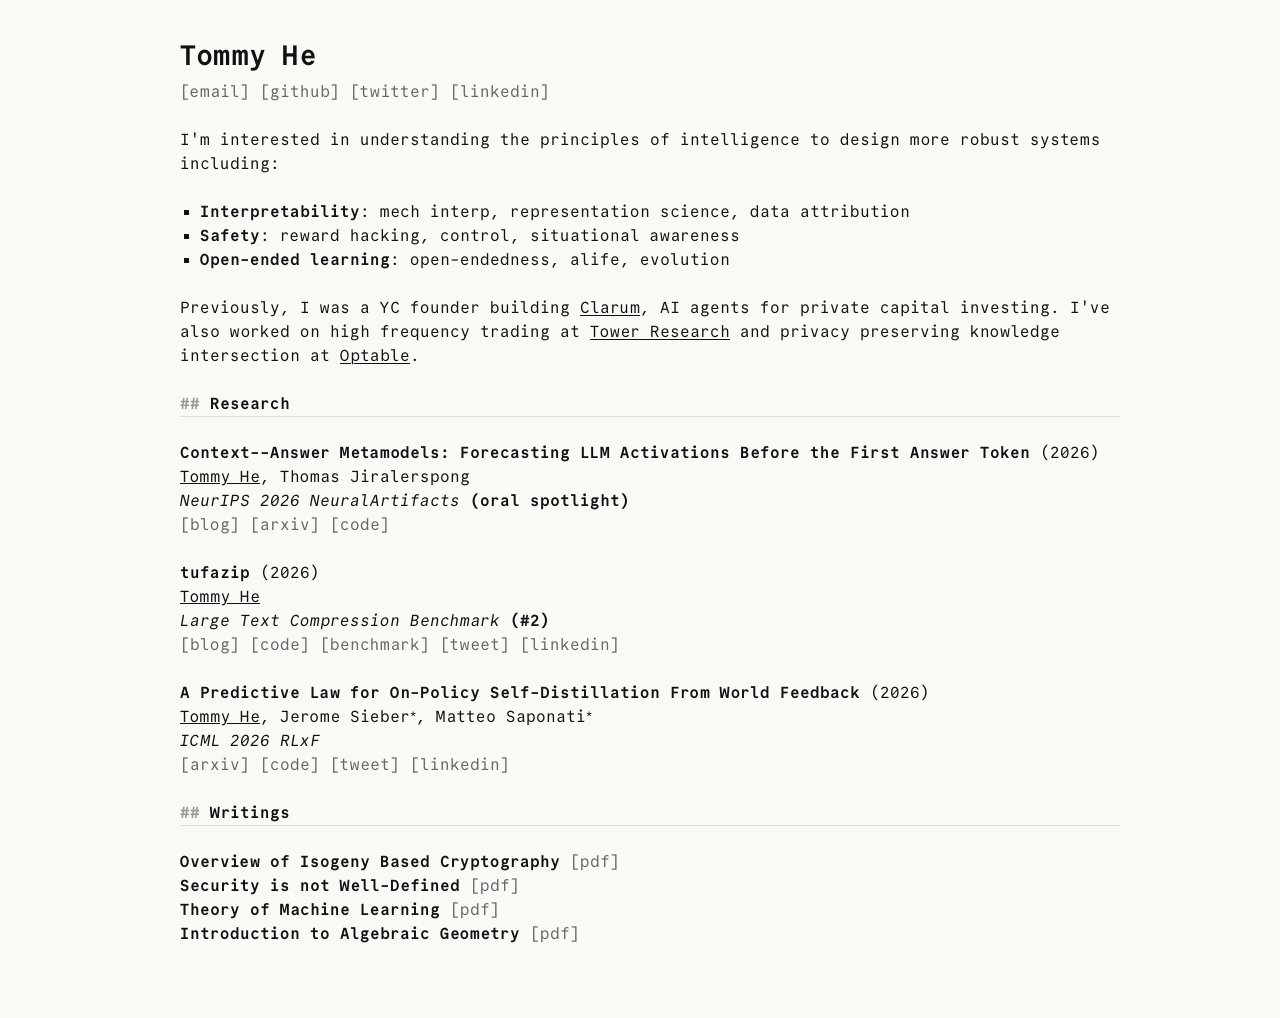
<file: index.html>
<!doctype html>
<html lang="en">
  <head>
    <meta charset="utf-8" />
    <meta name="viewport" content="width=device-width, initial-scale=1" />
    <title>Tommy He</title>
    <meta name="description" content="Hey, I'm Tommy! Welcome to my site" />
    <link rel="icon" type="image/png" sizes="64x64" href="./favicon-64.png" />
    <link rel="icon" type="image/svg+xml" href="./favicon.svg?v=3" />
    <link rel="stylesheet" href="./styles.css" />
  </head>
  <body>
    <article>
      <h1>Tommy He</h1>
      <p class="links">
        <a href="mailto:tommyhe6@gmail.com">[email]</a>
        <a href="https://github.com/tommyhe6" target="_blank" rel="noopener"
          >[github]</a
        >
        <a href="https://x.com/tommyhe41" target="_blank" rel="noopener"
          >[twitter]</a
        >
        <a
          href="https://linkedin.com/in/tommyhe6"
          target="_blank"
          rel="noopener"
          >[linkedin]</a
        >
      </p>

      <p>
        I'm interested in understanding the principles of intelligence to design
        more robust systems including:
      </p>
      <ul>
        <li>
          <b>Interpretability</b>: mech interp, representation science, data
          attribution
        </li>
        <li>
          <b>Safety</b>: reward hacking, control, situational awareness
        </li>
        <li>
          <b>Open-ended learning</b>: open-endedness, alife, evolution
        </li>
      </ul>

      <p>
        Previously, I was a YC founder building
        <a href="https://clarum.ai/" target="_blank" rel="noopener">Clarum</a>,
        AI agents for private capital investing. I've also worked on high
        frequency trading at
        <a href="https://tower-research.com/" target="_blank" rel="noopener"
          >Tower Research</a
        >
        and privacy preserving knowledge intersection at
        <a href="https://www.optable.co/" target="_blank" rel="noopener"
          >Optable</a
        >.
      </p>

      <h2>Research</h2>
      <ul class="entries links">
        <li>
          <span class="title"
            >Context--Answer Metamodels: Forecasting LLM Activations Before the
            First Answer Token</span
          >
          (2026)<br />
          <u>Tommy He</u>, Thomas Jiralerspong<br />
          <em
            >NeurIPS 2026 NeuralArtifacts
            <span class="tag">(oral spotlight)</span></em
          ><br />
          <a href="./context-answer-metamodels/index.html">[blog]</a>
          <a
            href="https://arxiv.org/abs/2611.06837"
            target="_blank"
            rel="noopener"
            >[arxiv]</a
          >
          <a
            href="https://github.com/Tufalabs/context-answer-metamodels"
            target="_blank"
            rel="noopener"
            >[code]</a
          >
        </li>
        <li>
          <span class="title">tufazip</span> (2026)<br />
          <u>Tommy He</u><br />
          <em>Large Text Compression Benchmark <span class="tag">(#2)</span></em
          ><br />
          <a
            href="https://tufalabs.ai/research/tufazip"
            target="_blank"
            rel="noopener"
            >[blog]</a
          >
          <a
            href="https://github.com/Tufalabs/tufazip"
            target="_blank"
            rel="noopener"
            >[code]</a
          >
          <a
            href="https://www.mattmahoney.net/dc/text.html"
            target="_blank"
            rel="noopener"
            >[benchmark]</a
          >
          <a
            href="https://x.com/tufalabs/status/2123350647273631907"
            target="_blank"
            rel="noopener"
            >[tweet]</a
          >
          <a
            href="https://lnkd.in/p/e8i_anC4"
            target="_blank"
            rel="noopener"
            >[linkedin]</a
          >
        </li>
        <li>
          <span class="title"
            >A Predictive Law for On-Policy Self-Distillation From World
            Feedback</span
          >
          (2026)<br />
          <u>Tommy He</u>, Jerome Sieber<sup>*</sup>, Matteo Saponati<sup>*</sup
          ><br />
          <em>ICML 2026 RLxF</em><br />
          <a
            href="https://arxiv.org/abs/2605.30070"
            target="_blank"
            rel="noopener"
            >[arxiv]</a
          >
          <a
            href="https://github.com/Tufalabs/opsd-predictive-law"
            target="_blank"
            rel="noopener"
            >[code]</a
          >
          <a
            href="https://x.com/tommyhe41/status/2066911828995661906"
            target="_blank"
            rel="noopener"
            >[tweet]</a
          >
          <a
            href="https://lnkd.in/p/e7gDTxrH"
            target="_blank"
            rel="noopener"
            >[linkedin]</a
          >
        </li>
      </ul>

      <h2>Writings</h2>
      <ul class="entries links compact">
        <li>
          <span class="title">Overview of Isogeny Based Cryptography</span>
          <a href="./asset/overview-of-isogeny-cryptography.pdf" target="_blank"
            >[pdf]</a
          >
        </li>
        <li>
          <span class="title">Security is not Well-Defined</span>
          <a href="./asset/security-is-not-well-defined.pdf" target="_blank"
            >[pdf]</a
          >
        </li>
        <li>
          <span class="title">Theory of Machine Learning</span>
          <a href="./asset/theory-of-ml.pdf" target="_blank">[pdf]</a>
        </li>
        <li>
          <span class="title">Introduction to Algebraic Geometry</span>
          <a href="./asset/intro-to-algebraic-geometry.pdf" target="_blank"
            >[pdf]</a
          >
        </li>
      </ul>
    </article>
  </body>
</html>
</file>
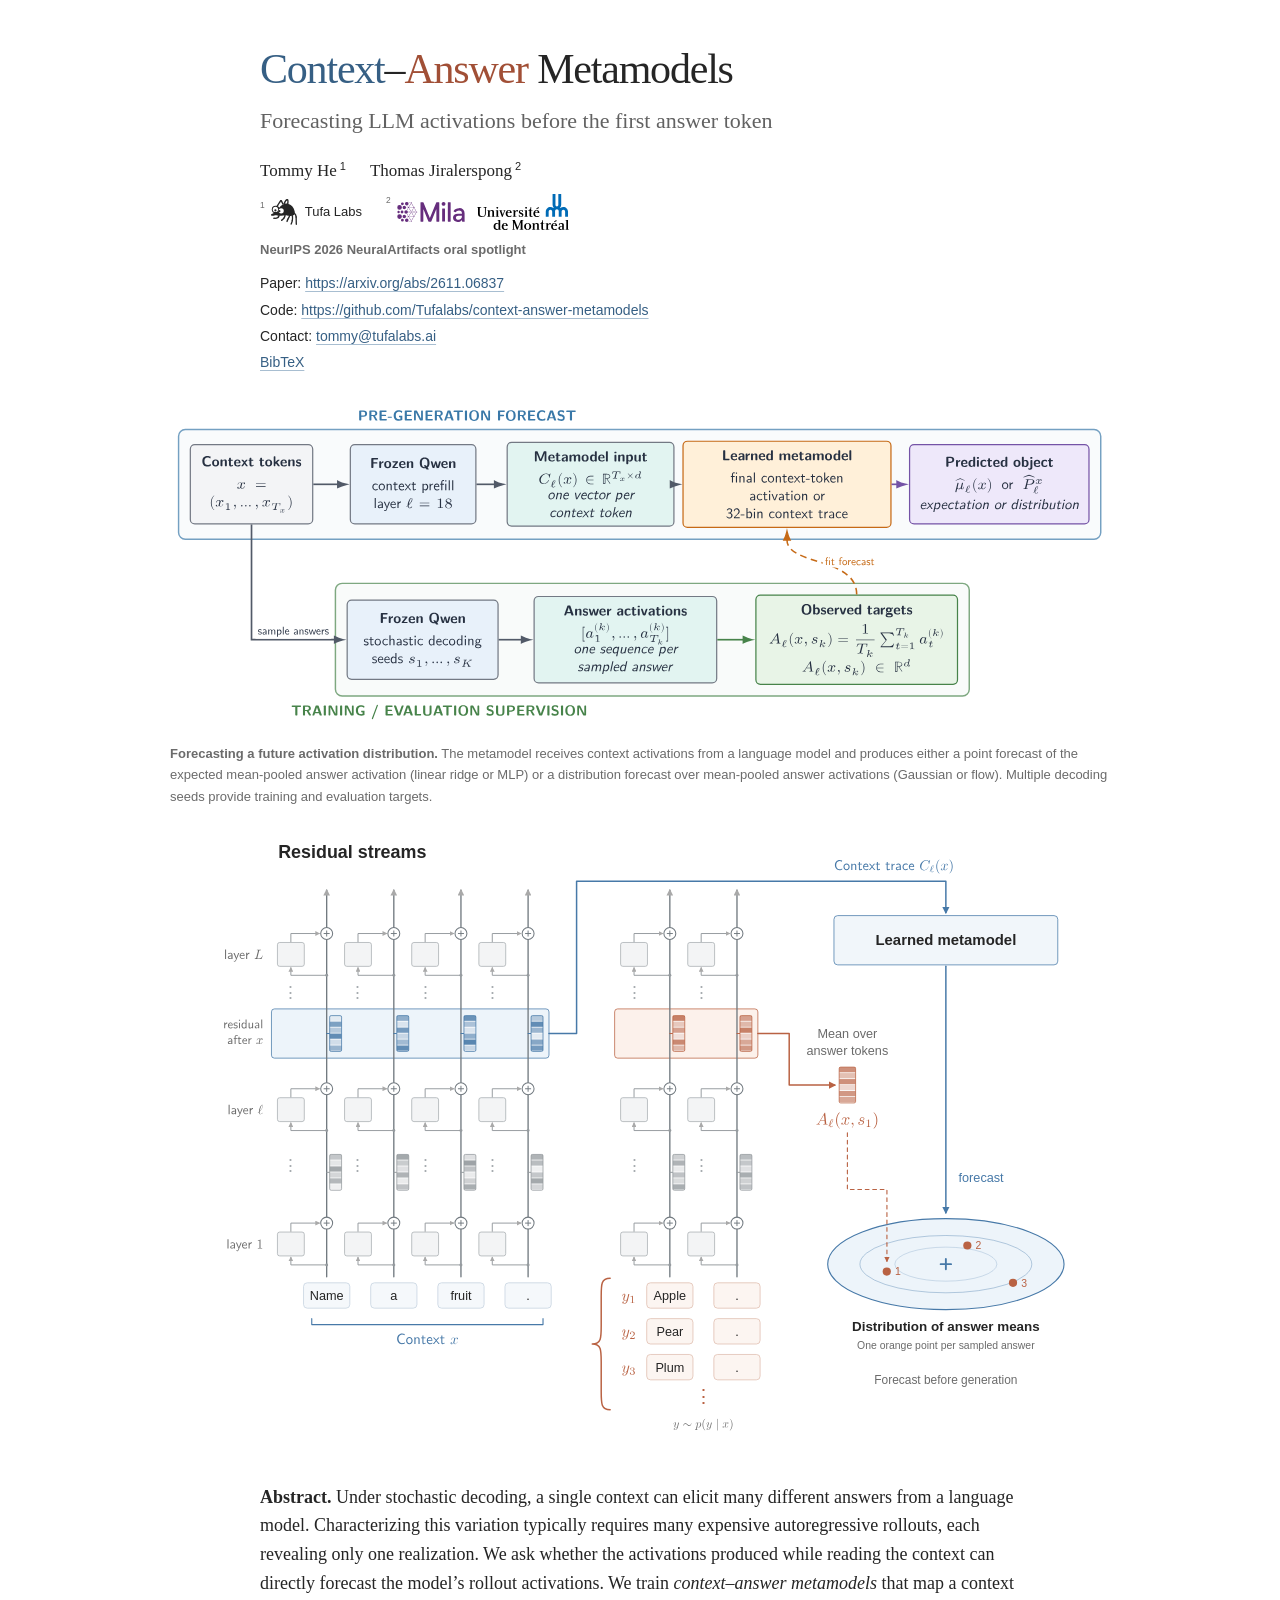
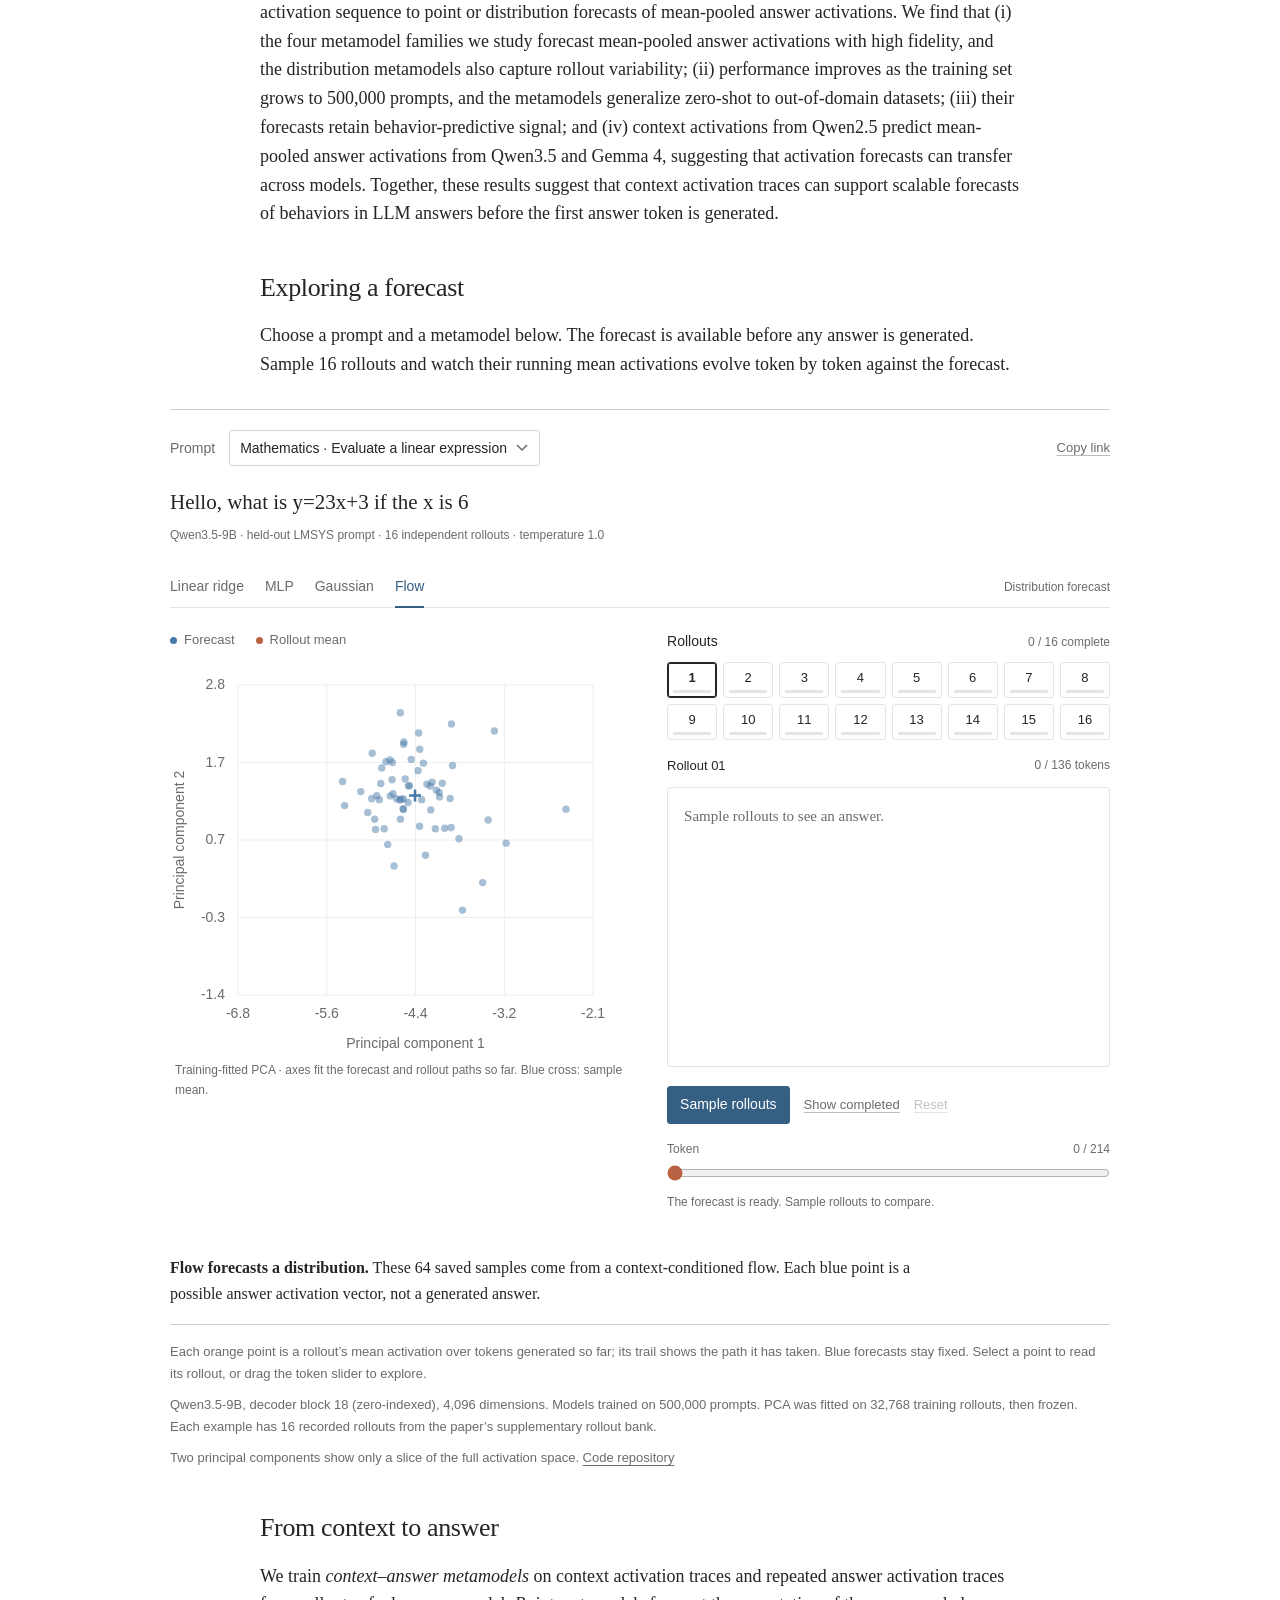
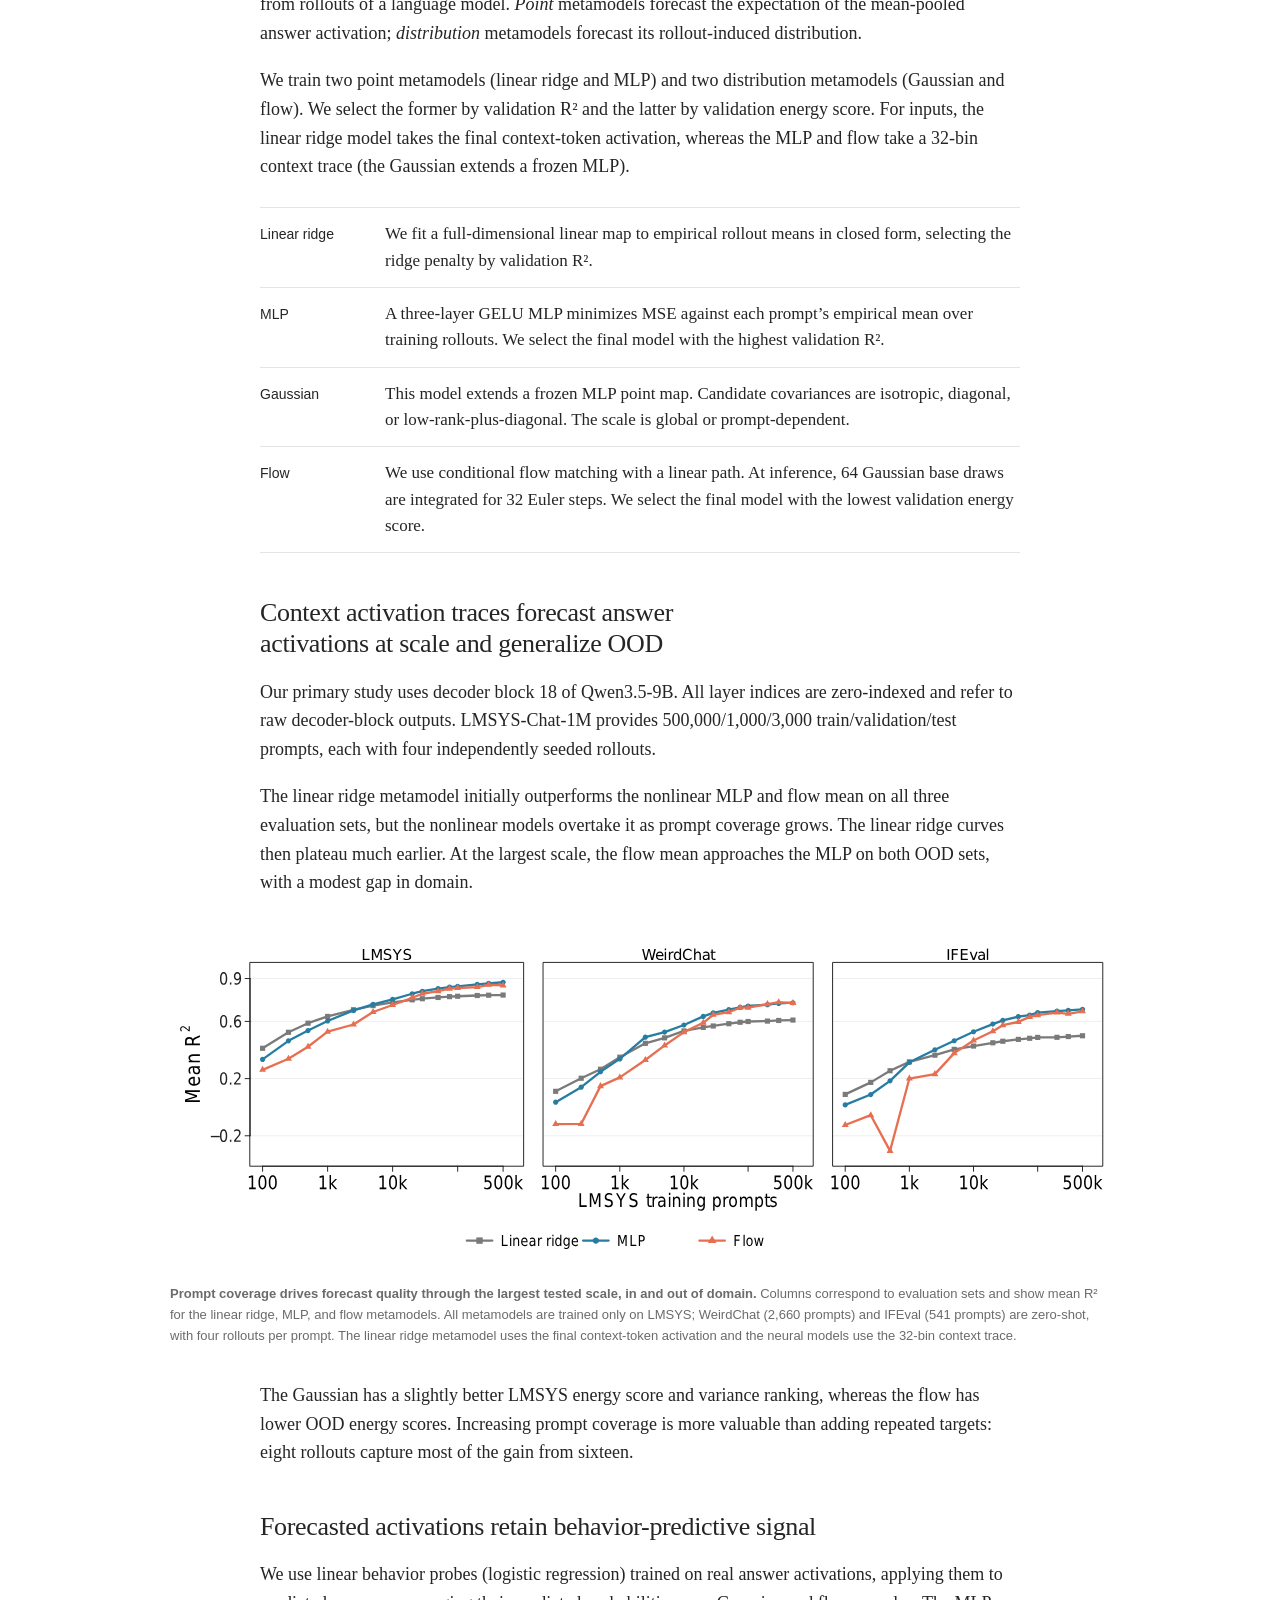
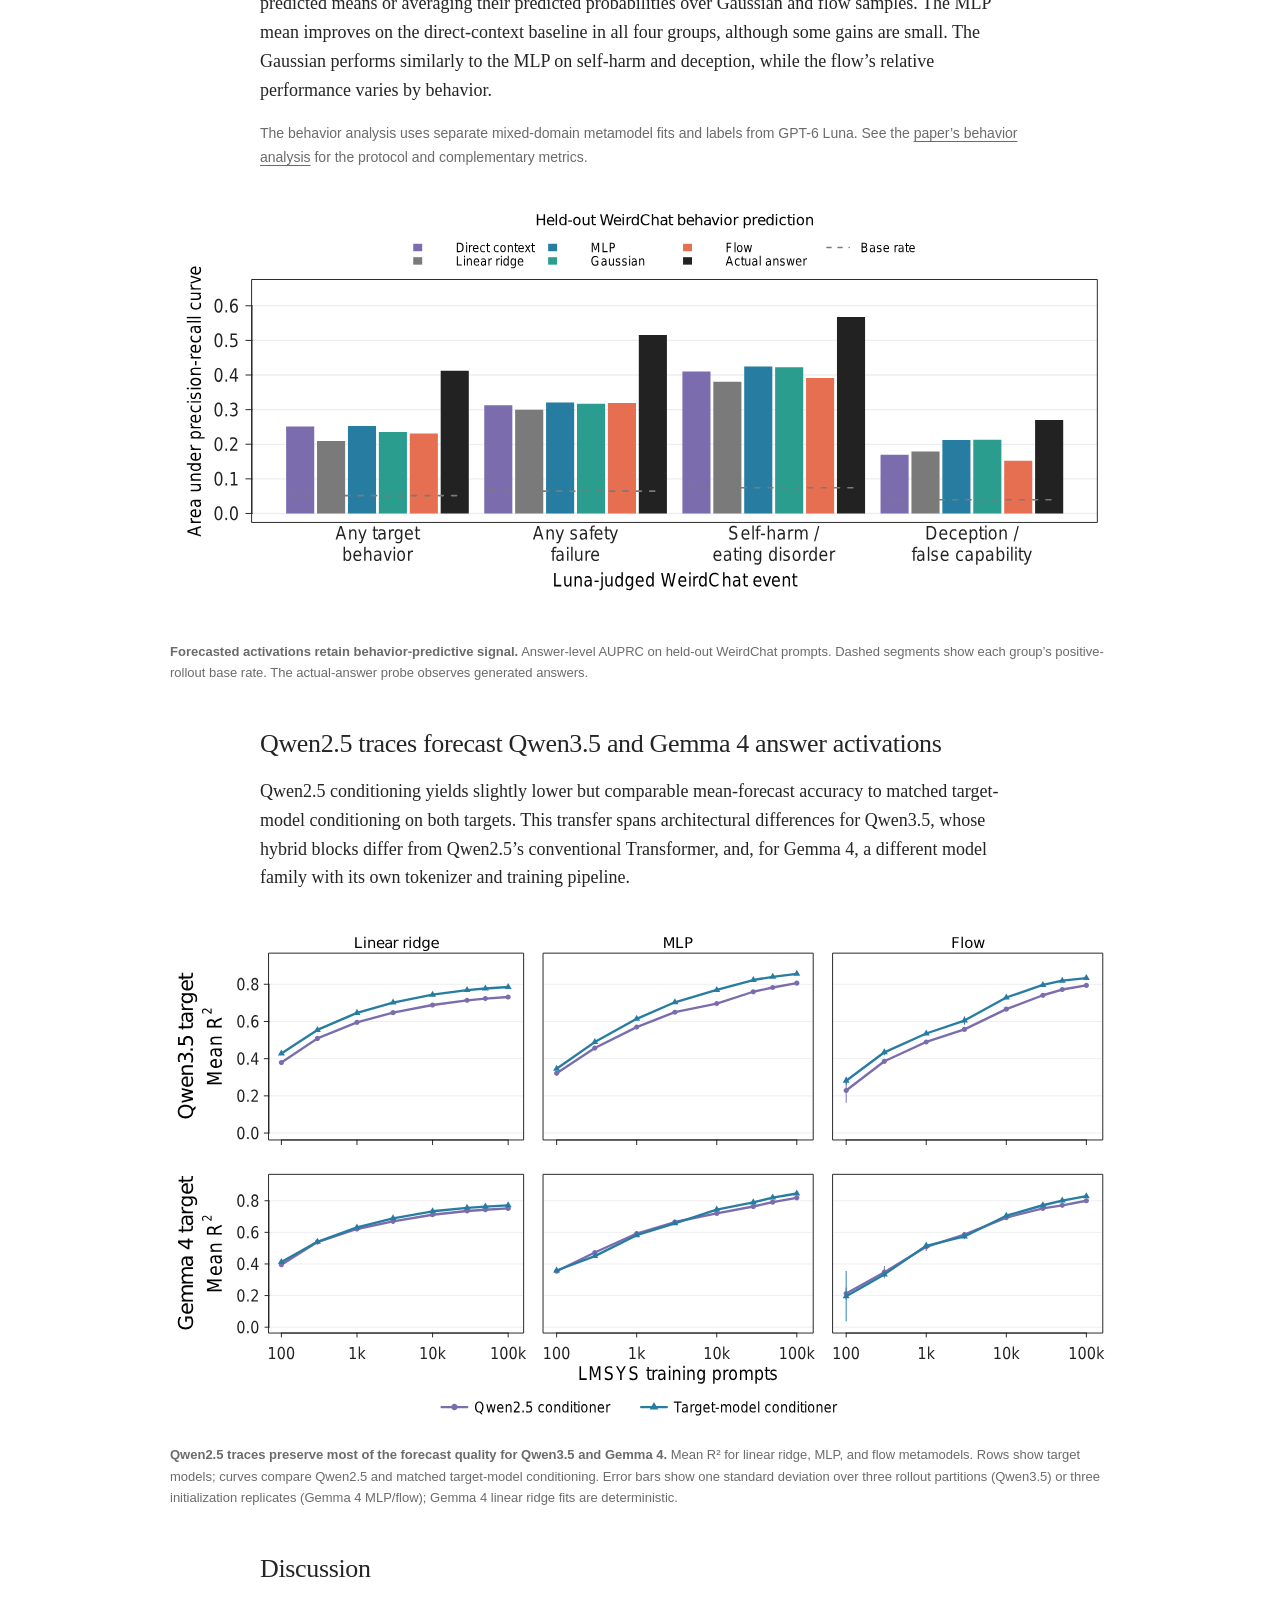
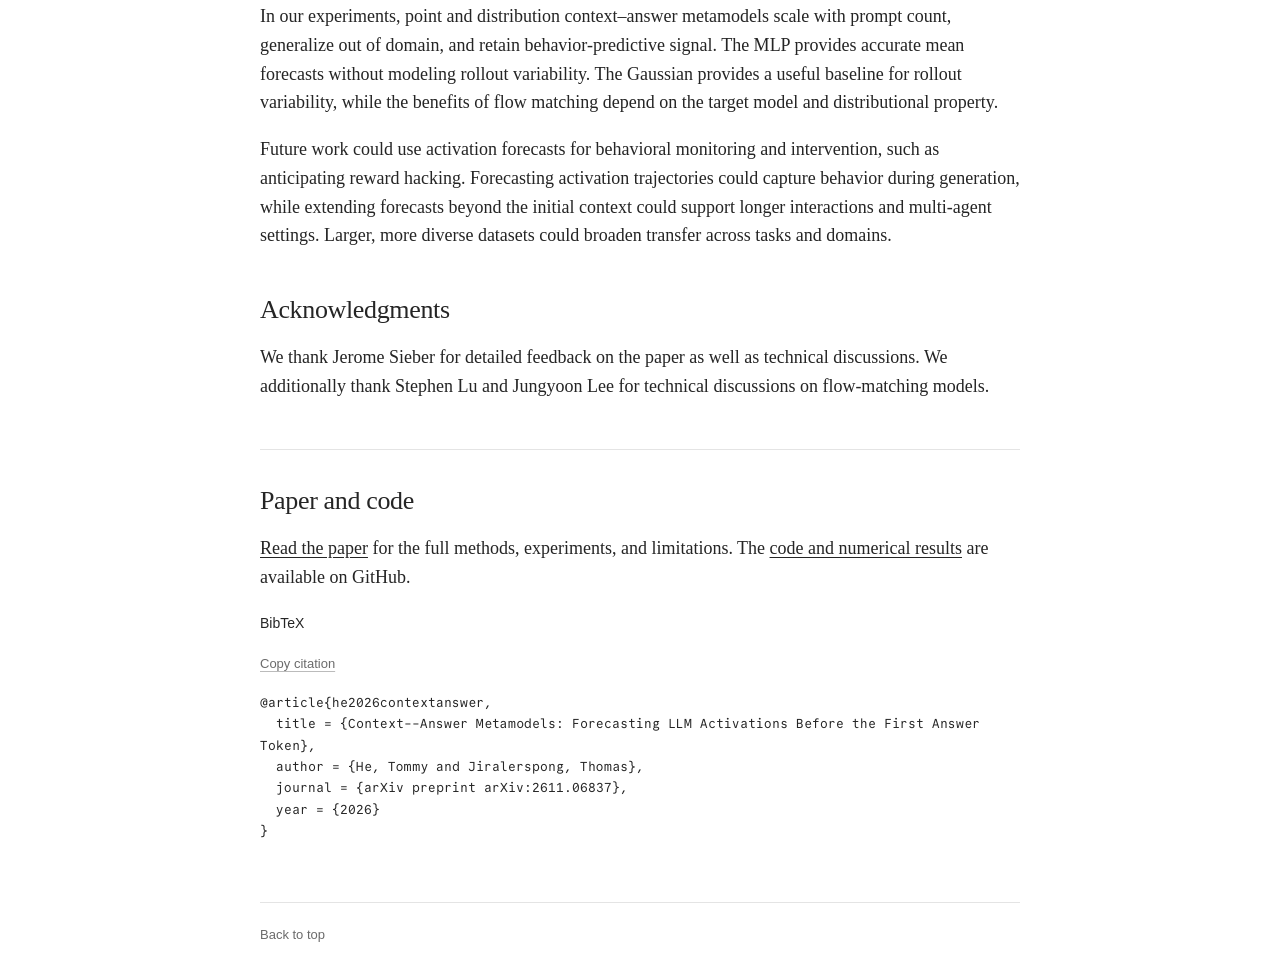
<file: context-answer-metamodels/index.html>
<!doctype html>
<html lang="en">
  <head>
    <meta charset="utf-8" />
    <meta name="viewport" content="width=device-width, initial-scale=1" />
    <title>Context–Answer Metamodels</title>
    <meta
      name="description"
      content="Forecast an LLM’s answer activations before it starts answering. Explore real context–answer metamodel forecasts, recorded rollouts, and the research behind them."
    />
    <link
      rel="canonical"
      href="https://tommyhe.com/context-answer-metamodels"
    />
    <meta property="og:type" content="website" />
    <meta property="og:title" content="Context–Answer Metamodels" />
    <meta
      property="og:description"
      content="Context–Answer Metamodels forecast an LLM’s answer activations from its context. Explore the forecasts, then reveal what actually happened."
    />
    <meta
      property="og:url"
      content="https://tommyhe.com/context-answer-metamodels"
    />
    <meta
      property="og:image"
      content="https://tommyhe.com/context-answer-metamodels/asset/social.png"
    />
    <meta property="og:image:width" content="1200" />
    <meta property="og:image:height" content="630" />
    <meta
      property="og:image:alt"
      content="Context–Answer Metamodels. Blue activation forecasts and orange observed answers in a two-dimensional projection."
    />
    <meta name="twitter:card" content="summary_large_image" />
    <meta name="twitter:title" content="Context–Answer Metamodels" />
    <meta
      name="twitter:description"
      content="Forecasting LLM activations from context. An interactive research demo."
    />
    <meta
      name="twitter:image"
      content="https://tommyhe.com/context-answer-metamodels/asset/social.png"
    />
    <meta name="theme-color" content="#ffffff" />
    <link rel="icon" type="image/png" sizes="64x64" href="../favicon-64.png" />
    <link rel="icon" type="image/svg+xml" href="../favicon.svg?v=3" />
    <link rel="stylesheet" href="./page.css" />
    <script src="./data.js" defer></script>
    <script src="./page.js" defer></script>
  </head>
  <body>
    <a class="skip-link" href="#main">Skip to content</a>
    <nav class="contents" aria-label="Article contents">
      <p>Contents</p>
      <a href="#main">Overview</a>
      <a href="#explore">Interactive example</a>
      <a href="#method">The metamodels</a>
      <a href="#findings">Results</a>
      <a href="#discussion">Discussion</a>
      <a href="#acknowledgments">Acknowledgments</a>
      <a href="#cite">Citation</a>
    </nav>

    <main id="main" class="article">
      <header class="article-header">
        <h1>
          <span class="title-context">Context</span>–<span class="title-answer"
            >Answer</span
          >
          Metamodels
        </h1>
        <p class="subtitle">
          Forecasting LLM activations before the first answer token
        </p>
        <div class="authors">
          <span>Tommy He<sup>1</sup></span
          ><span>Thomas Jiralerspong<sup>2</sup></span>
        </div>
        <p class="affiliations">
          <span class="affiliation">
            <sup>1</sup>
            <a href="https://tufalabs.ai/">
              <img
                class="tufa-logo"
                src="./asset/tufa.svg"
                width="1133"
                height="1116"
                alt=""
              />
              Tufa Labs
            </a>
          </span>
          <span class="affiliation">
            <sup>2</sup>
            <a href="https://mila.quebec/en">
              <img
                class="mila-logo"
                src="./asset/mila.svg"
                width="170"
                height="50"
                alt="Mila"
              />
            </a>
            <a href="https://www.umontreal.ca/">
              <img
                class="udem-logo"
                src="./asset/udem.svg"
                width="351"
                height="134"
                alt="Université de Montréal"
              />
            </a>
          </span>
        </p>
        <p class="publication">NeurIPS 2026 NeuralArtifacts oral spotlight</p>
        <div class="paper-links">
          <div>
            Paper:
            <a href="https://arxiv.org/abs/2611.06837"
              >https://arxiv.org/abs/2611.06837</a
            >
          </div>
          <div>
            Code:
            <a href="https://github.com/Tufalabs/context-answer-metamodels"
              >https://github.com/Tufalabs/context-answer-metamodels</a
            >
          </div>
          <div>
            Contact:
            <a href="mailto:tommy@tufalabs.ai">tommy@tufalabs.ai</a>
          </div>
          <a href="#cite">BibTeX</a>
        </div>
      </header>

      <figure class="wide-figure method-figure">
        <div class="method-diagram">
          <img
            src="./asset/method.svg"
            width="1260"
            height="438"
            alt="Context tokens pass through frozen Qwen to produce a context activation trace. A learned metamodel forecasts the mean or distribution of answer activations. Separately, stochastic decoding produces sampled answers whose mean-pooled activations provide training and evaluation targets."
          />
        </div>
        <figcaption>
          <strong>Forecasting a future activation distribution.</strong>
          The metamodel receives context activations from a language model and
          produces either a point forecast of the expected mean-pooled answer
          activation (linear ridge or MLP) or a distribution forecast over
          mean-pooled answer activations (Gaussian or flow). Multiple decoding
          seeds provide training and evaluation targets.
        </figcaption>
      </figure>

      <figure class="wide-figure activation-figure">
        <picture class="method-diagram">
          <source
            media="(max-width: 600px)"
            srcset="./asset/activation-level-mobile.svg"
            width="440"
            height="1304"
          />
          <img
            src="./asset/activation-level.svg"
            width="1260"
            height="820"
            alt="Tokens feed continuous upward residual streams. Unlabeled gray layer blocks branch to the left and rejoin through circled-plus addition nodes. Blue context readouts and orange answer readouts after layer ℓ feed the metamodel and answer mean. A tall brace groups the possible continuations y₁ Apple, y₂ Pear, y₃ Plum, and an ellipsis below the answer stream. The metamodel forecasts the expectation or distribution of their answer means."
          />
        </picture>
      </figure>

      <section class="abstract" aria-label="Abstract">
        <p>
          <strong>Abstract.</strong> Under stochastic decoding, a single context
          can elicit many different answers from a language model.
          Characterizing this variation typically requires many expensive
          autoregressive rollouts, each revealing only one realization. We ask
          whether the activations produced while reading the context can
          directly forecast the model’s rollout activations. We train
          <em>context–answer metamodels</em> that map a context activation
          sequence to point or distribution forecasts of mean-pooled answer
          activations. We find that (i) the four metamodel families we study
          forecast mean-pooled answer activations with high fidelity, and the
          distribution metamodels also capture rollout variability; (ii)
          performance improves as the training set grows to 500,000 prompts, and
          the metamodels generalize zero-shot to out-of-domain datasets; (iii)
          their forecasts retain behavior-predictive signal; and (iv) context
          activations from Qwen2.5 predict mean-pooled answer activations from
          Qwen3.5 and Gemma 4, suggesting that activation forecasts can transfer
          across models. Together, these results suggest that context activation
          traces can support scalable forecasts of behaviors in LLM answers
          before the first answer token is generated.
        </p>
      </section>

      <section id="explore" aria-labelledby="explore-title">
        <h2 id="explore-title">Exploring a forecast</h2>
        <p>
          Choose a prompt and a metamodel below. The forecast is available
          before any answer is generated. Sample 16 rollouts and watch their
          running mean activations evolve token by token against the forecast.
        </p>
        <figure class="wide-figure demo-figure">
          <div id="explorer" aria-busy="true">
            <div id="demo-loading" class="loading-message" role="status">
              Loading recorded forecasts…
            </div>
            <div id="demo-content" hidden>
              <div class="prompt-controls">
                <label for="example-select">Prompt</label
                ><select id="example-select"></select
                ><button type="button" id="share-example" class="text-button">
                  Copy link
                </button>
              </div>
              <p id="prompt-text" class="prompt-text"></p>
              <p id="prompt-meta" class="metadata"></p>
              <div class="model-controls">
                <div
                  class="tabs"
                  id="model-options"
                  role="group"
                  aria-label="Metamodel"
                >
                  <button
                    type="button"
                    data-family="linear"
                    aria-pressed="false"
                  >
                    Linear ridge</button
                  ><button type="button" data-family="mlp" aria-pressed="false">
                    MLP</button
                  ><button
                    type="button"
                    data-family="gaussian"
                    aria-pressed="false"
                  >
                    Gaussian</button
                  ><button type="button" data-family="flow" aria-pressed="true">
                    Flow
                  </button>
                </div>
                <span id="forecast-kind" class="metadata"
                  >Distribution forecast</span
                >
              </div>
              <div class="demo-layout">
                <div class="plot-panel">
                  <div class="plot-legend">
                    <span class="legend-item"
                      ><i class="dot forecast"></i>Forecast</span
                    ><span class="legend-item"
                      ><i class="dot observed"></i>Rollout mean</span
                    >
                  </div>
                  <svg
                    id="activation-plot"
                    viewBox="0 0 640 410"
                    role="group"
                    aria-labelledby="activation-title activation-description"
                  >
                    <title id="activation-title">
                      Forecast and observed answer activations
                    </title>
                    <desc id="activation-description">
                      A two-dimensional projection of recorded activations.
                    </desc>
                  </svg>
                  <p id="projection-note" class="metadata"></p>
                </div>
                <div class="answer-panel">
                  <div class="answer-heading">
                    <span>Rollouts</span><span id="reveal-count"></span>
                  </div>
                  <div
                    id="rollout-options"
                    class="rollout-options"
                    role="group"
                    aria-label="Choose a rollout"
                  ></div>
                  <div class="answer-meta">
                    <span id="answer-label">Rollout 01</span>
                    <span id="answer-progress"></span>
                  </div>
                  <div
                    id="answer-reader"
                    class="answer-reader"
                    tabindex="0"
                    role="region"
                    aria-labelledby="answer-label"
                  >
                    <p id="answer-placeholder" class="answer-placeholder">
                      Sample rollouts to see an answer.
                    </p>
                    <p id="answer-text" class="answer-full"></p>
                  </div>
                  <div class="replay-controls">
                    <button type="button" id="play-replay" class="button">
                      Sample rollouts</button
                    ><button type="button" id="reveal-all" class="text-button">
                      Show completed</button
                    ><button
                      type="button"
                      id="reset-replay"
                      class="text-button"
                    >
                      Reset
                    </button>
                  </div>
                  <div class="token-progress">
                    <label for="token-progress"
                      >Token <span id="token-count">0</span></label
                    >
                    <input
                      id="token-progress"
                      type="range"
                      min="0"
                      max="1"
                      value="0"
                      step="1"
                      aria-label="Generated token position"
                    />
                  </div>
                  <p id="replay-status" class="metadata" role="status">
                    The forecast is ready. Sample rollouts to compare.
                  </p>
                </div>
              </div>
              <p id="family-explanation" class="figure-explanation"></p>
            </div>
          </div>
          <figcaption>
            <p>
              Each orange point is a rollout’s mean activation over tokens
              generated so far; its trail shows the path it has taken. Blue
              forecasts stay fixed. Select a point to read its rollout, or drag
              the token slider to explore.
            </p>
            <p id="demo-provenance"></p>
            <p>
              Two principal components show only a slice of the full activation
              space.
              <a href="https://github.com/Tufalabs/context-answer-metamodels"
                >Code repository</a
              >
            </p>
          </figcaption>
        </figure>
        <noscript
          ><p>
            The interactive example requires JavaScript. The explanation and
            results below are available without it.
          </p></noscript
        >
      </section>

      <section id="method" aria-labelledby="method-title">
        <h2 id="method-title">From context to answer</h2>
        <p>
          We train <em>context–answer metamodels</em> on context activation
          traces and repeated answer activation traces from rollouts of a
          language model. <em>Point</em> metamodels forecast the expectation of
          the mean-pooled answer activation; <em>distribution</em> metamodels
          forecast its rollout-induced distribution.
        </p>
        <p>
          We train two point metamodels (linear ridge and MLP) and two
          distribution metamodels (Gaussian and flow). We select the former by
          validation R² and the latter by validation energy score. For inputs,
          the linear ridge model takes the final context-token activation,
          whereas the MLP and flow take a 32-bin context trace (the Gaussian
          extends a frozen MLP).
        </p>
        <dl class="family-list">
          <div>
            <dt>Linear ridge</dt>
            <dd>
              We fit a full-dimensional linear map to empirical rollout means in
              closed form, selecting the ridge penalty by validation R².
            </dd>
          </div>
          <div>
            <dt>MLP</dt>
            <dd>
              A three-layer GELU MLP minimizes MSE against each prompt’s
              empirical mean over training rollouts. We select the final model
              with the highest validation R².
            </dd>
          </div>
          <div>
            <dt>Gaussian</dt>
            <dd>
              This model extends a frozen MLP point map. Candidate covariances
              are isotropic, diagonal, or low-rank-plus-diagonal. The scale is
              global or prompt-dependent.
            </dd>
          </div>
          <div>
            <dt>Flow</dt>
            <dd>
              We use conditional flow matching with a linear path. At inference,
              64 Gaussian base draws are integrated for 32 Euler steps. We
              select the final model with the lowest validation energy score.
            </dd>
          </div>
        </dl>
      </section>

      <section
        id="findings"
        class="result-section"
        aria-labelledby="findings-title"
      >
        <h2 id="findings-title">
          Context activation traces forecast answer activations at scale and
          generalize OOD
        </h2>
        <p>
          Our primary study uses decoder block 18 of Qwen3.5-9B. All layer
          indices are zero-indexed and refer to raw decoder-block outputs.
          LMSYS-Chat-1M provides 500,000/1,000/3,000 train/validation/test
          prompts, each with four independently seeded rollouts.
        </p>
        <p>
          The linear ridge metamodel initially outperforms the nonlinear MLP and
          flow mean on all three evaluation sets, but the nonlinear models
          overtake it as prompt coverage grows. The linear ridge curves then
          plateau much earlier. At the largest scale, the flow mean approaches
          the MLP on both OOD sets, with a modest gap in domain.
        </p>
        <figure class="wide-figure results-figure">
          <div class="chart-image">
            <img
              src="./asset/scaling.svg"
              width="507"
              height="183"
              loading="lazy"
              alt="Three panels show mean R² versus LMSYS training prompts for LMSYS, WeirdChat, and IFEval. MLP and flow overtake linear ridge as the training set grows to 500,000 prompts."
            />
          </div>
          <figcaption>
            <strong
              >Prompt coverage drives forecast quality through the largest
              tested scale, in and out of domain.</strong
            >
            Columns correspond to evaluation sets and show mean R² for the
            linear ridge, MLP, and flow metamodels. All metamodels are trained
            only on LMSYS; WeirdChat (2,660 prompts) and IFEval (541 prompts)
            are zero-shot, with four rollouts per prompt. The linear ridge
            metamodel uses the final context-token activation and the neural
            models use the 32-bin context trace.
          </figcaption>
        </figure>
        <p>
          The Gaussian has a slightly better LMSYS energy score and variance
          ranking, whereas the flow has lower OOD energy scores. Increasing
          prompt coverage is more valuable than adding repeated targets: eight
          rollouts capture most of the gain from sixteen.
        </p>
      </section>

      <section
        id="behavior"
        class="result-section"
        aria-labelledby="behavior-title"
      >
        <h2 id="behavior-title">
          Forecasted activations retain behavior-predictive signal
        </h2>
        <p>
          We use linear behavior probes (logistic regression) trained on real
          answer activations, applying them to predicted means or averaging
          their predicted probabilities over Gaussian and flow samples. The MLP
          mean improves on the direct-context baseline in all four groups,
          although some gains are small. The Gaussian performs similarly to the
          MLP on self-harm and deception, while the flow’s relative performance
          varies by behavior.
        </p>
        <p class="research-note">
          The behavior analysis uses separate mixed-domain metamodel fits and
          labels from GPT-6 Luna. See the
          <a href="https://arxiv.org/abs/2611.06837"
            >paper’s behavior analysis</a
          >
          for the protocol and complementary metrics.
        </p>
        <figure class="wide-figure results-figure">
          <div class="chart-image">
            <img
              src="./asset/behavior.svg"
              width="507"
              height="230"
              loading="lazy"
              alt="AUPRC on four held-out WeirdChat behavior groups, comparing direct-context predictions, linear ridge, MLP, Gaussian, flow, and actual-answer probes. Dashed lines show the positive-rollout base rates."
            />
          </div>
          <figcaption>
            <strong
              >Forecasted activations retain behavior-predictive signal.</strong
            >
            Answer-level AUPRC on held-out WeirdChat prompts. Dashed segments
            show each group’s positive-rollout base rate. The actual-answer
            probe observes generated answers.
          </figcaption>
        </figure>
      </section>

      <section
        id="transfer"
        class="result-section"
        aria-labelledby="transfer-title"
      >
        <h2 id="transfer-title">
          Qwen2.5 traces forecast Qwen3.5 and Gemma 4 answer activations
        </h2>
        <p>
          Qwen2.5 conditioning yields slightly lower but comparable
          mean-forecast accuracy to matched target-model conditioning on both
          targets. This transfer spans architectural differences for Qwen3.5,
          whose hybrid blocks differ from Qwen2.5’s conventional Transformer,
          and, for Gemma 4, a different model family with its own tokenizer and
          training pipeline.
        </p>
        <figure class="wide-figure results-figure">
          <div class="chart-image">
            <img
              src="./asset/transfer.svg"
              width="507"
              height="273"
              loading="lazy"
              alt="Six panels compare mean R² using Qwen2.5 context activations with matched target-model context activations. Rows show Qwen3.5 and Gemma 4 targets; columns show linear ridge, MLP, and flow. Both conditioners improve with more training prompts."
            />
          </div>
          <figcaption>
            <strong
              >Qwen2.5 traces preserve most of the forecast quality for Qwen3.5
              and Gemma 4.</strong
            >
            Mean R² for linear ridge, MLP, and flow metamodels. Rows show target
            models; curves compare Qwen2.5 and matched target-model
            conditioning. Error bars show one standard deviation over three
            rollout partitions (Qwen3.5) or three initialization replicates
            (Gemma 4 MLP/flow); Gemma 4 linear ridge fits are deterministic.
          </figcaption>
        </figure>
      </section>

      <section id="discussion" aria-labelledby="discussion-title">
        <h2 id="discussion-title">Discussion</h2>
        <p>
          In our experiments, point and distribution context–answer metamodels
          scale with prompt count, generalize out of domain, and retain
          behavior-predictive signal. The MLP provides accurate mean forecasts
          without modeling rollout variability. The Gaussian provides a useful
          baseline for rollout variability, while the benefits of flow matching
          depend on the target model and distributional property.
        </p>
        <p>
          Future work could use activation forecasts for behavioral monitoring
          and intervention, such as anticipating reward hacking. Forecasting
          activation trajectories could capture behavior during generation,
          while extending forecasts beyond the initial context could support
          longer interactions and multi-agent settings. Larger, more diverse
          datasets could broaden transfer across tasks and domains.
        </p>
      </section>

      <section id="acknowledgments" aria-labelledby="acknowledgments-title">
        <h2 id="acknowledgments-title">Acknowledgments</h2>
        <p>
          We thank Jerome Sieber for detailed feedback on the paper as well as
          technical discussions. We additionally thank Stephen Lu and Jungyoon
          Lee for technical discussions on flow-matching models.
        </p>
      </section>

      <section
        id="cite"
        class="citation-section"
        aria-labelledby="citation-title"
      >
        <h2 id="citation-title">Paper and code</h2>
        <p>
          <a href="https://arxiv.org/abs/2611.06837">Read the paper</a> for the
          full methods, experiments, and limitations. The
          <a href="https://github.com/Tufalabs/context-answer-metamodels"
            >code and numerical results</a
          >
          are available on GitHub.
        </p>
        <div class="citation-block">
          <h3>BibTeX</h3>
          <button type="button" id="copy-citation" class="text-button">
            Copy citation
          </button>
          <pre id="citation">
@article{he2026contextanswer,
  title = {Context--Answer Metamodels: Forecasting LLM Activations Before the First Answer Token},
  author = {He, Tommy and Jiralerspong, Thomas},
  journal = {arXiv preprint arXiv:2611.06837},
  year = {2026}
}</pre>
        </div>
      </section>
      <footer class="article-footer">
        <a href="#main">Back to top</a>
      </footer>
    </main>
    <p id="copy-status" class="copy-status" role="status"></p>
  </body>
</html>
</file>
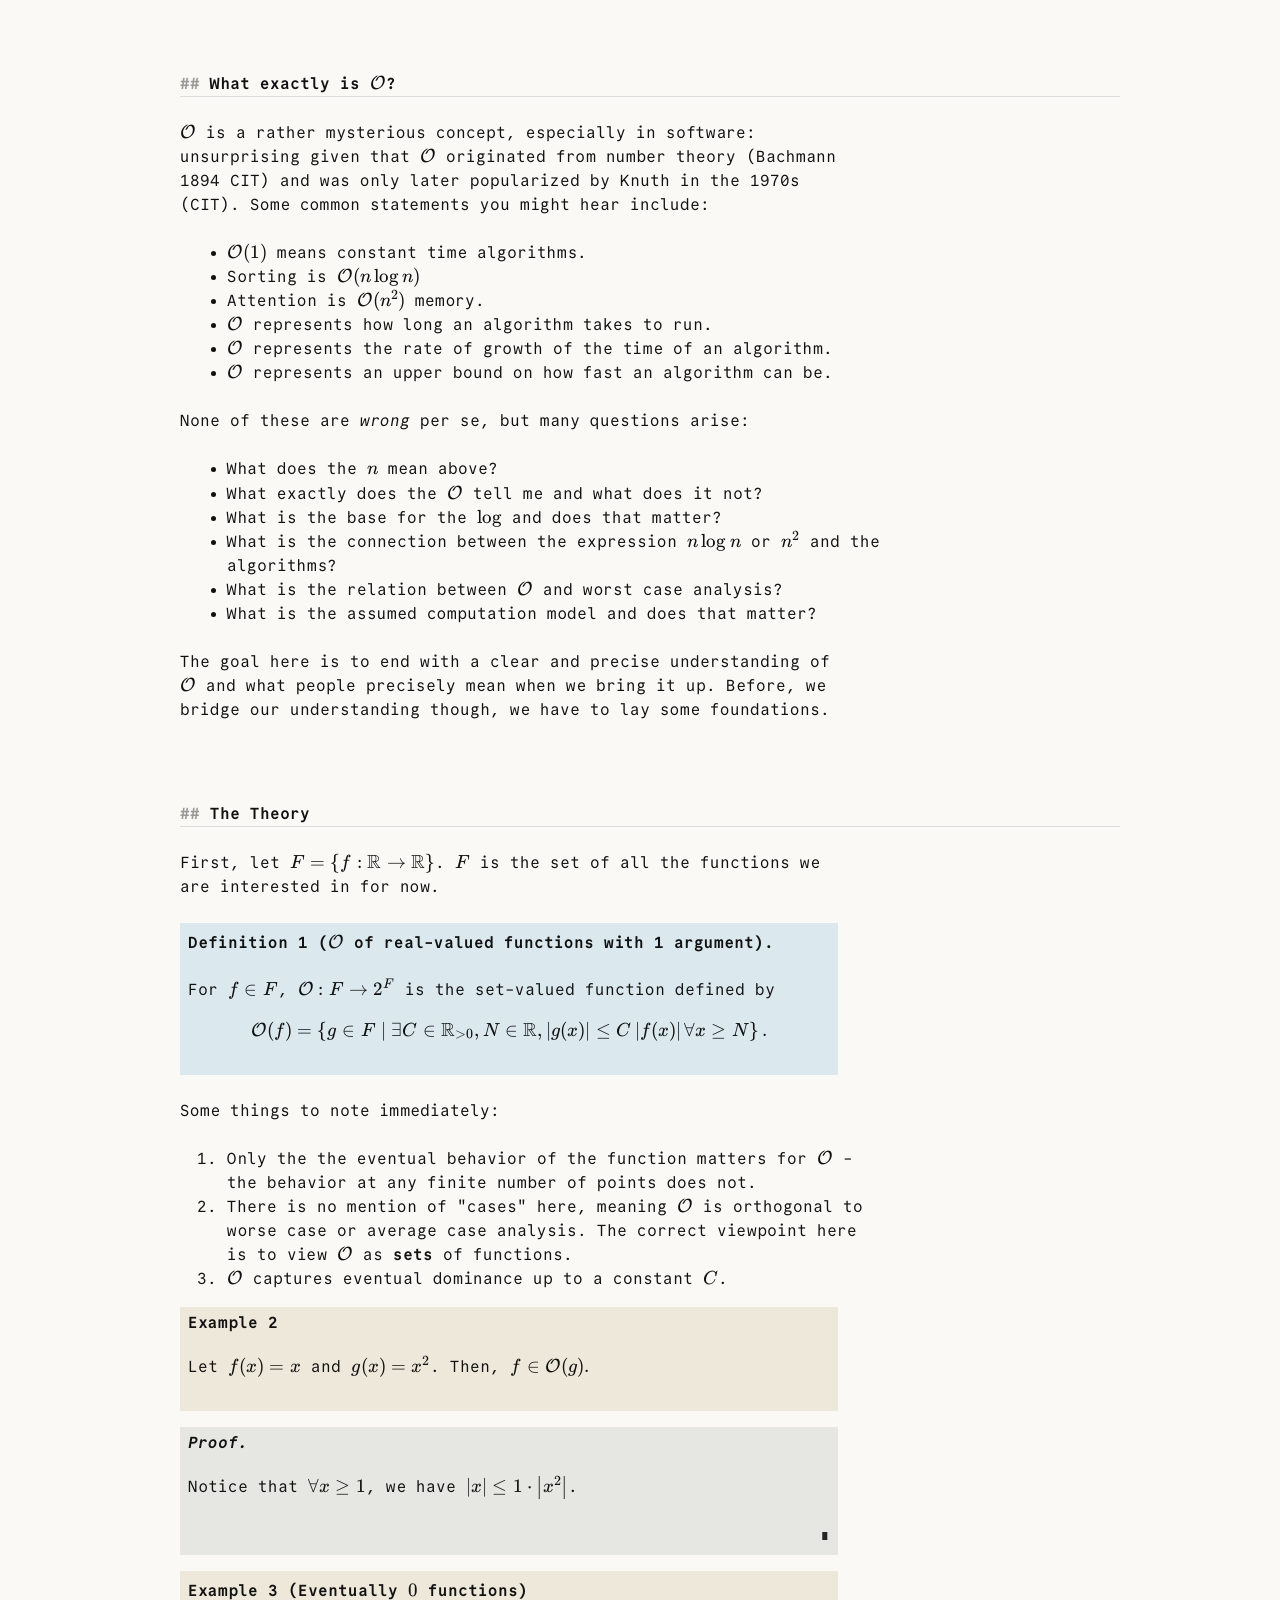
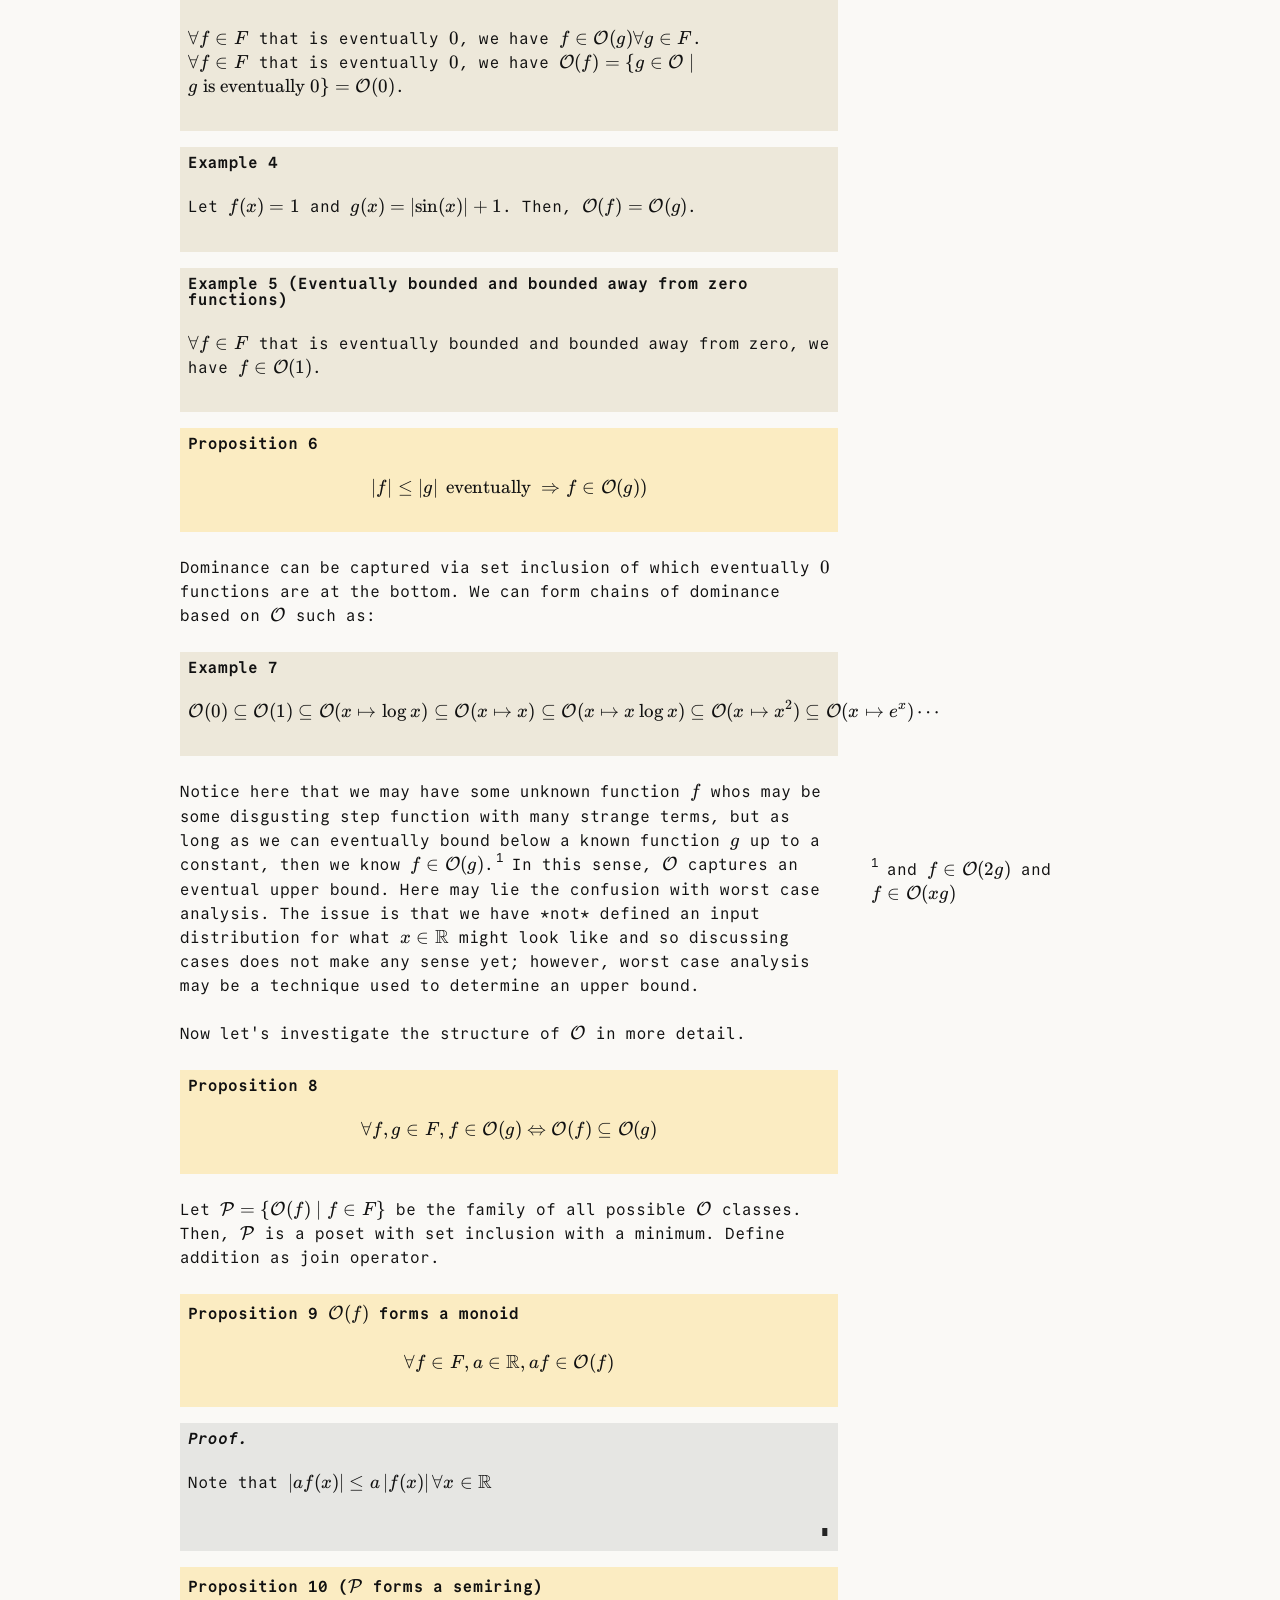
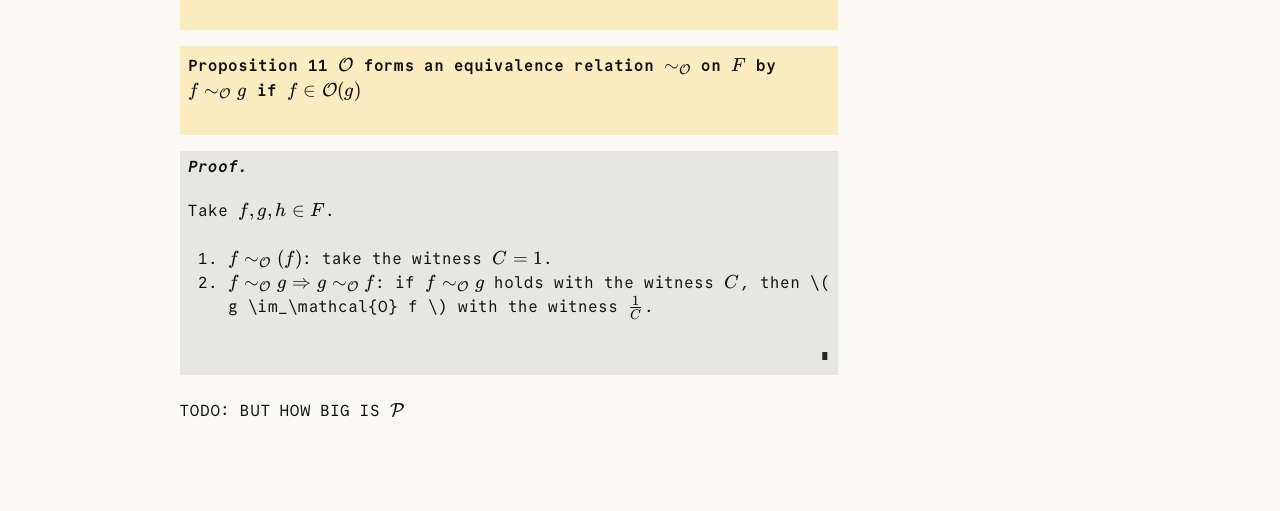
<file: big-o.html>
<!doctype html>
<html lang="en">
  <head>
    <meta charset="utf-8" />
    <title>Adversarial</title>
    <meta name="description" content="Adversarial learning" />
    <meta name="viewport" content="width=device-width, initial-scale=1" />
    <link rel="stylesheet" href="./styles.css" />
    <link rel="stylesheet" href="./katex/katex.min.css" />
    <script defer src="./katex/katex.min.js"></script>

    <script
      defer
      src="./katex/contrib/auto-render.min.js"
      onload="renderMathInElement(document.body);"
    ></script>
  </head>
  <body>
    <article>
      <section>
        <h2>What exactly is \( \mathcal{O} \)?</h2>
        <p>
          \( \mathcal{O} \) is a rather mysterious concept, especially in
          software: unsurprising given that \( \mathcal{O} \) originated from
          number theory (Bachmann 1894 CIT) and was only later popularized by
          Knuth in the 1970s (CIT). Some common statements you might hear
          include:
        </p>
        <ul>
          <li>\( \mathcal{O}(1) \) means constant time algorithms.</li>
          <li>Sorting is \( \mathcal{O}(n \log n) \)</li>
          <li>Attention is \( \mathcal{O}(n^2) \) memory.</li>
          <li>
            \( \mathcal{O} \) represents how long an algorithm takes to run.
          </li>
          <li>
            \( \mathcal{O} \) represents the rate of growth of the time of an
            algorithm.
          </li>
          <li>
            \( \mathcal{O} \) represents an upper bound on how fast an algorithm
            can be.
          </li>
        </ul>

        <p>None of these are <i>wrong</i> per se, but many questions arise:</p>
        <ul>
          <li>What does the \( n \) mean above?</li>
          <li>
            What exactly does the \( \mathcal{O} \) tell me and what does it
            not?
          </li>
          <li>What is the base for the \( \log \) and does that matter?</li>
          <li>
            What is the connection between the expression \( n \log n \) or \(
            n^2 \) and the algorithms?
          </li>
          <li>
            What is the relation between \( \mathcal{O} \) and worst case
            analysis?
          </li>
          <li>What is the assumed computation model and does that matter?</li>
        </ul>
        <p>
          The goal here is to end with a clear and precise understanding of \(
          \mathcal{O} \) and what people precisely mean when we bring it up.
          Before, we bridge our understanding though, we have to lay some
          foundations.
        </p>
      </section>
      <section>
        <h2>The Theory</h2>
        <p>
          First, let \( F = \left\{f : \mathbb{R} \rightarrow \mathbb{R}
          \right\} \). \( F \) is the set of all the functions we are interested
          in for now.
        </p>
        <div class="definition">
          <span class="env-name"
            >(\( \mathcal{O} \) of real-valued functions with 1 argument).</span
          >
          <p>
            For \( f \in F \), \( \mathcal{O}: F \rightarrow 2^F \) is the
            set-valued function defined by \[ \mathcal{O}(f) = \left\{g \in F
            \mid \exists C \in \mathbb{R}_{> 0}, N \in \mathbb{R}, \left\lvert
            g(x) \right\rvert \le C \left\lvert f(x) \right\rvert \forall x \ge
            N \right\}. \]
          </p>
        </div>
        <p>Some things to note immediately:</p>
        <ol>
          <li>
            Only the the eventual behavior of the function matters for \(
            \mathcal{O} \) - the behavior at any finite number of points does
            not.
          </li>
          <li>
            There is no mention of "cases" here, meaning \( \mathcal{O} \) is
            orthogonal to worse case or average case analysis. The correct
            viewpoint here is to view \( \mathcal{O} \) as <b>sets</b>
            of functions.
          </li>
          <li>
            \( \mathcal{O} \) captures eventual dominance up to a constant \( C
            \).
          </li>
        </ol>
        <div class="example">
          <span class="env-name"></span>
          <p>
            Let \( f(x) = x \) and \( g(x) = x^2 \). Then, \( f \in
            \mathcal{O}(g) . \)
          </p>
        </div>
        <div class="proof">
          <span class="env-name"></span>
          <p>
            Notice that \( \forall x \ge 1 \), we have \( \left\lvert x
            \right\rvert \le 1 \cdot \left\lvert x^2 \right\rvert \).
          </p>
        </div>
        <div class="example">
          <span class="env-name">(Eventually \( 0 \) functions)</span>
          <p>
            \( \forall f \in F \) that is eventually \( 0 \), we have \( f \in
            \mathcal{O}(g) \forall g \in F \).
            <br />
            \( \forall f \in F \) that is eventually \( 0 \), we have \(
            \mathcal{O}(f) = \{ g \in \mathcal{O} \mid g \text{ is eventually }
            0\} = \mathcal{O}(0) \).
          </p>
        </div>
        <div class="example">
          <span class="env-name"></span>
          <p>
            Let \( f(x) = 1 \) and \( g(x) = \left\lvert \sin(x) \right\rvert +
            1 \). Then, \( \mathcal{O}(f) = \mathcal{O}(g) \).
          </p>
        </div>
        <div class="example">
          <span class="env-name"
            >(Eventually bounded and bounded away from zero functions)</span
          >
          <p>
            \( \forall f \in F \) that is eventually bounded and bounded away
            from zero, we have \( f \in \mathcal{O}(1) \).
          </p>
        </div>
        <div class="proposition">
          <span class="env-name"></span>
          <p>
            \[ \left\lvert f \right\rvert \le \left\lvert g \right\rvert \text{
            eventually } \Rightarrow f \in \mathcal{O}(g)) \]
          </p>
        </div>
        <p>
          Dominance can be captured via set inclusion of which eventually \( 0
          \) functions are at the bottom. We can form chains of dominance based
          on \( \mathcal{O} \) such as:
        </p>
        <div class="example">
          <span class="env-name"></span>
          <p>
            \[ \mathcal{O}(0) \subseteq \mathcal{O}(1) \subseteq \mathcal{O}(x
            \mapsto \log x) \subseteq \mathcal{O}(x \mapsto x) \subseteq
            \mathcal{O}(x \mapsto x \log x) \subseteq \mathcal{O}(x \mapsto x^2)
            \subseteq \mathcal{O}(x \mapsto e^x) \cdots \]
          </p>
        </div>

        <p>
          Notice here that we may have some unknown function \( f \) whos may be
          some disgusting step function with many strange terms, but as long as
          we can eventually bound below a known function \( g \) up to a
          constant, then we know \( f \in \mathcal{O}(g) \).<label
            for="sn-extensive-use-of-sidenotes"
            class="margin-toggle sidenote-number"
          ></label
          ><input
            type="checkbox"
            id="sn-extensive-use-of-sidenotes"
            class="margin-toggle"
          /><span class="sidenote"
            >and \( f \in \mathcal{O}(2g) \) and \( f \in \mathcal{O}(xg) \)
          </span>
          In this sense, \( \mathcal{O} \) captures an eventual upper bound.
          Here may lie the confusion with worst case analysis. The issue is that
          we have *not* defined an input distribution for what \( x \in
          \mathbb{R} \) might look like and so discussing cases does not make
          any sense yet; however, worst case analysis may be a technique used to
          determine an upper bound.
        </p>
        <p>
          Now let's investigate the structure of \( \mathcal{O} \) in more
          detail.
        </p>
        <div class="proposition">
          <span class="env-name"></span>
          <p>
            \[ \forall f, g \in F, f \in \mathcal{O}(g) \Leftrightarrow
            \mathcal{O}(f) \subseteq \mathcal{O}(g) \]
          </p>
        </div>
        <p>
          Let \( \mathcal{P} = \{\mathcal{O}(f) \mid f \in F\} \) be the family
          of all possible \( \mathcal{O} \) classes. Then, \( \mathcal{P} \) is
          a poset with set inclusion with a minimum. Define addition as join
          operator.
        </p>
        <div class="proposition">
          <span class="env-name">\( \mathcal{O}(f) \) forms a monoid </span>
          <!-- TODO: closure under multiplying by constant like in a module structure -->
          <p>\[ \forall f \in F, a \in \mathbb{R}, af \in \mathcal{O}(f)\]</p>
        </div>
        <div class="proof">
          <span class="env-name"></span>
          <p>
            Note that \( \left\lvert a f(x) \right\rvert \le a \left\lvert f(x)
            \right\rvert \forall x \in \mathbb{R}\)
          </p>
        </div>
        <div class="proposition">
          <span class="env-name">(\( \mathcal{P} \) forms a semiring)</span>
          <p></p>
        </div>
        <div class="proposition">
          <span class="env-name"
                    >\( \mathcal{O} \) forms an equivalence relation \( \sim_\mathcal{O} \) on \( F \) by \( f \sim_\mathcal{O} g \) if \( f \in \mathcal{O}(g) \)</span
          >
          <p></p>
        </div>
        <div class="proof">
          <span class="env-name"></span>
          <p>
                        Take \( f, g, h \in F \).
                    <ol>
                        <li>
                            \( f \sim_\mathcal{O} (f) \): take the witness \( C = 1 \).
                        </li>
                        <li>
                            \( f \sim_\mathcal{O} g \Rightarrow g \sim_\mathcal{O} f \): if \( f \sim_\mathcal{O} g \) holds with the witness \( C \), then \( g \im_\mathcal{O} f \) with the witness \( \frac{1}{C} \).
                        </li>
                    </ol>

          </p>
        </div>
        <p>TODO: BUT HOW BIG IS \( \mathcal{P} \)</p>
        <!-- https://math.stackexchange.com/questions/2436701/how-many-big-o-equivalence-classes-are-there -->
        <!-- https://en.wikipedia.org/wiki/Join_and_meet -->
        <!-- https://en.wikipedia.org/wiki/Ideal_(order_theory) -->
        <!-- https://en.wikipedia.org/wiki/Partially_ordered_set -->
        <!-- https://en.wikipedia.org/wiki/Big_O_notation#Family_of_Bachmann%E2%80%93Landau_notations -->
        <!-- https://en.wikipedia.org/wiki/Big_O_notation#Family_of_Bachmann%E2%80%93Landau_notations -->
        <!-- https://www.scottaaronson.com/papers/philos.pdf -->
        <!-- https://complexityzoo.net/Complexity_Zoo -->

        <!-- connetion with importatn computer resources: -->
        <!-- - cpu <-> time complexity -->
        <!-- - RAM <-> memory complexity -->
        <!-- - disk I/O <-> I/O complexity -->
        <!-- - network <-> communication complexity -->
      </section>

      <!-- <p> -->
      <!-- Here's what we want to capture with \( \mathcal{O} \) for a function \( f \) -->
      <!-- rate of growth of \( f \) up to constant factors against its parameters. -->
      <!-- </p> -->
      <!-- <p> -->
      <!-- So, here's the definition. For function \( f: X \rightarrow Y \) for parameter set \( X \) equipped with a filter \( \mathcal{F} \) and normed space \( Y \), then: -->
      <!-- \[ \mathcal{O}_\mathcal{F}(f) = \{ g: X \rightarrow Y: \exists C > 0, \exists A \in \mathcal{F}, ||f(x)|| \leq C ||g(x)|| \forall x \in A \} \] -->
      <!-- <p> -->
      <!-- <p> -->
      <!-- Thm. \( \mathcal{O} \) forms an equivalence relation. -->
      <!-- 1 ) \( \mathcal{O}(f) = \mathcal{O}(f) \) by taking the witness \( C = 1 \) and  any \( A \in \mathcal{F} \). -->
      <!-- 2 ) \( \mathcal{O}(f) = \mathcal{O}(g) \) -->
      <!-- </p> -->
      <!-- <p> -->
      <!-- ...connection to programming via turing machines... -->
      <!-- </p> -->
      <!-- <p> -->
      <!-- The common notations used are: -->
      <!-- - membership expressed with `is` or `=` where \( f \in \mathcal{O}(g) \) is expressed with \( f = \mathcal{O}(g) \) or \( f \) is \( \mathcal{O}(g) \) -->
      <!-- </p> -->
      <!-- <p> -->
      <!-- \( \mathcal{O} \) began in analytical number theory when mathematicians needed a tidy way to talk about error terms and orders of growth. -->
      <!-- history... -->
      <!-- </p> -->
      <!-- <p> -->
      <!-- It's important note that \( \mathcal{O} \) and worst case analysis are *disjoint* concepts. -->
      <!-- Reference: https://www.bigocheatsheet.com/ -->
      <!-- </p> -->

      <!-- https://www.reddit.com/r/math/comments/1oxvhz3/how_do_mathematicians_internalize_bigo_and/ -->
      <!-- In Taylor expansions, Big O notation again talks about functions, but instead talks about their behaviour as the input gets closer to 0. In this case f is in O(g), if f vanishes at least as quickly as g -->

      <!-- in applications not how it is important to define what \( n \) is as that greatly affects the complexity e.g. in cryptography n is typically number of bits i.e. log of the input and in RL n could be state space or number of possible state variables -> curse of dimensionality -->
      <!-- warn how just because you've brought a problem down from exponential to poly, it doesn't mean it solved e.g. take traditional ML optimization or RL DP formulation -->

      <!-- aplication of big O to LLM -->
      <!-- https://openreview.net/pdf?id=AS8SPTyBgw -->
    </article>
  </body>
</html>
</file>
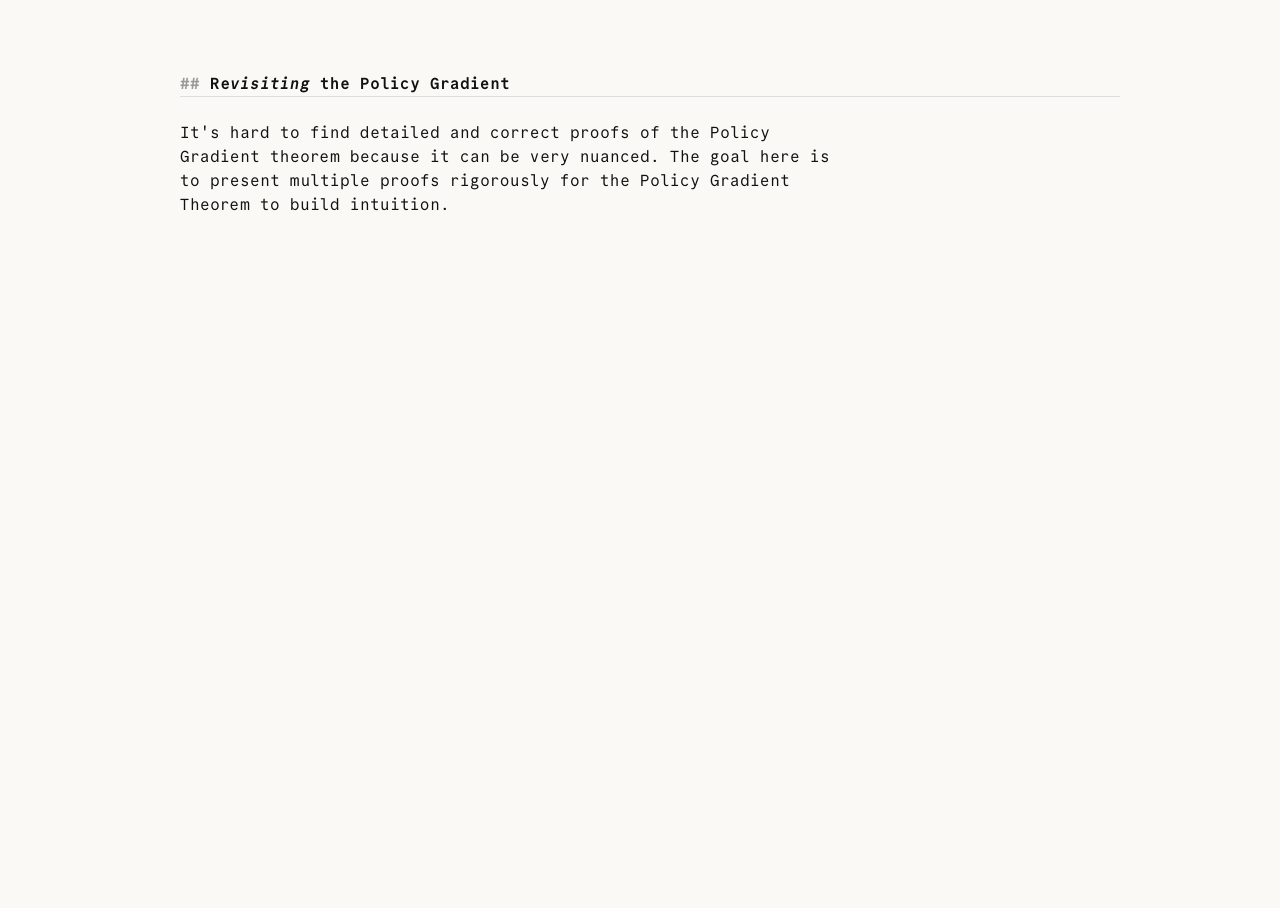
<file: policy-gradient.html>
<!doctype html>
<html lang="en">
  <head>
    <meta charset="utf-8" />
    <title>Title</title>
    <meta name="description" content="Description" />
    <meta name="viewport" content="width=device-width, initial-scale=1" />
    <link rel="stylesheet" href="./styles.css" />
    <link rel="stylesheet" href="./katex/katex.min.css" />
    <script defer src="./katex/katex.min.js"></script>

    <script
      defer
      src="./katex/contrib/auto-render.min.js"
      onload="renderMathInElement(document.body);"
    ></script>
  </head>
  <body>
    <article>
      <section>
        <h2>Re<i>visiting</i> the Policy Gradient</h2>
        <p>
          It's hard to find detailed and correct proofs of the Policy Gradient
          theorem because it can be very nuanced. The goal here is to present
          multiple proofs rigorously for the Policy Gradient Theorem to build
          intuition.
        </p>
      </section>
    </article>
  </body>
</html>
</file>
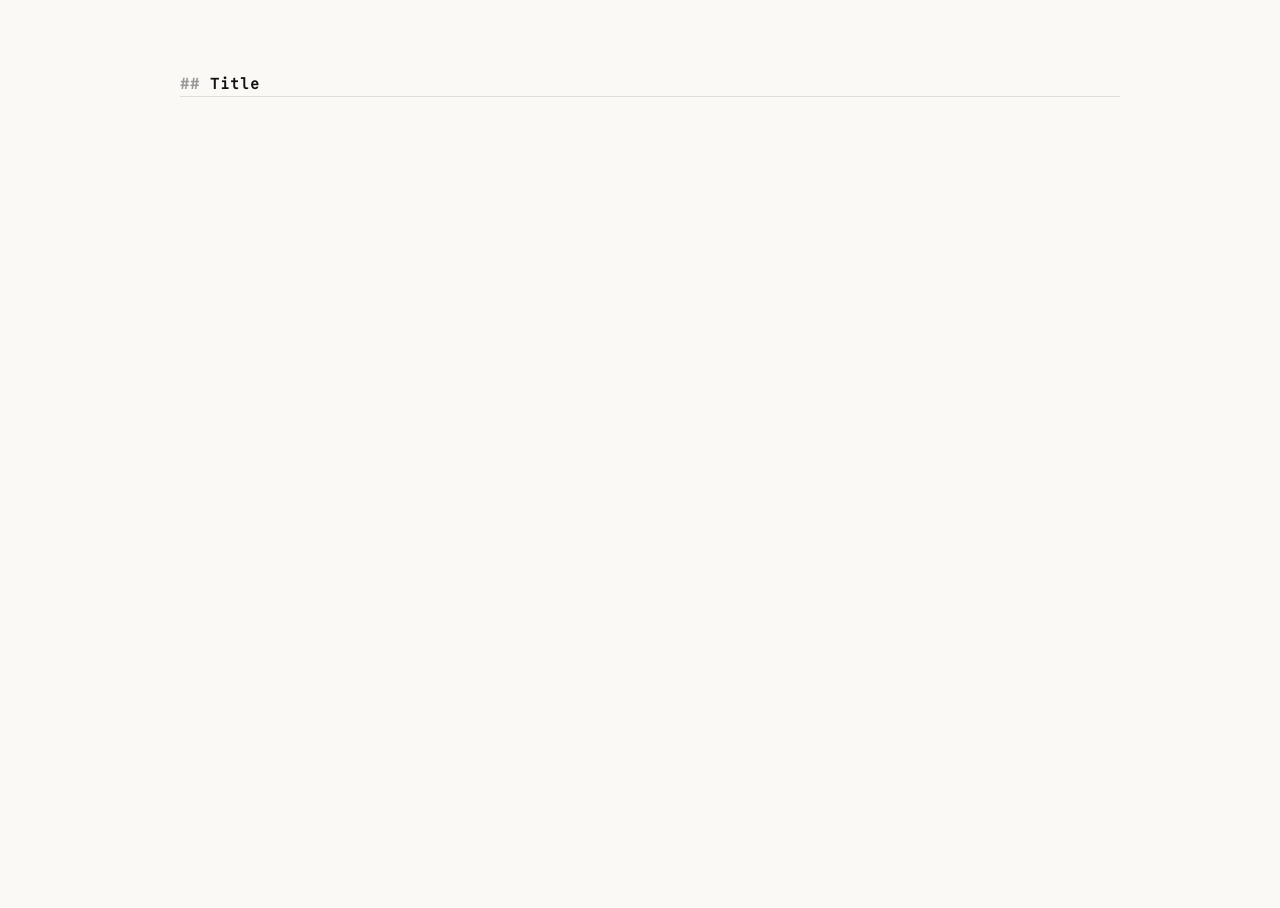
<file: template.html>
<!doctype html>
<html lang="en">
  <head>
    <meta charset="utf-8" />
    <title>Title</title>
    <meta name="description" content="Description" />
    <meta name="viewport" content="width=device-width, initial-scale=1" />
    <link rel="stylesheet" href="./styles.css" />
    <link rel="stylesheet" href="./katex/katex.min.css" />
    <script defer src="./katex/katex.min.js"></script>

    <script
      defer
      src="./katex/contrib/auto-render.min.js"
      onload="renderMathInElement(document.body);"
    ></script>
  </head>
  <body>
    <article>
      <section>
        <h2>Title</h2>
      </section>
    </article>
  </body>
</html>
</file>
<file: styles.css>
/* CSS Reset */
/* Inspired by: https://piccalil.li/blog/a-more-modern-css-reset/ */

/* Box sizing rules */
*,
*::before,
*::after {
  box-sizing: border-box;
}

/* Prevent font size inflation */
html {
  -moz-text-size-adjust: none;
  -webkit-text-size-adjust: none;
  text-size-adjust: none;
}

/* Remove default margin in favour of better control in authored CSS */
body,
h1,
h2,
h3,
h4,
p,
figure,
blockquote,
dl,
dd {
  margin-block-end: 0;
}

/* Remove list styles on ul, ol elements with a list role, which suggests default styling will be removed */
ul[role="list"],
ol[role="list"] {
  list-style: none;
}

/* Set core body defaults */
body {
  min-height: 100vh;
}

/* Balance text wrapping on headings */
h1,
h2,
h3,
h4 {
  text-wrap: balance;
}

/* A elements that don't have a class get default styles */
a:not([class]) {
  text-decoration-skip-ink: auto;
  color: currentColor;
}

/* Make images easier to work with */
img,
picture {
  max-width: 100%;
  display: block;
}

/* Inherit fonts for inputs and buttons */
input,
button,
textarea,
select {
  font-family: inherit;
  font-size: inherit;
}

/* Make sure textareas without a rows attribute are not tiny */
textarea:not([rows]) {
  min-height: 10em;
}

/* Anything that has been anchored to should have extra scroll margin */
:target {
  scroll-margin-block: 5ex;
}

/* CSS Reset */

@font-face {
  font-family: "Commit Mono";
  font-weight: 400;
  font-style: normal;
  font-display: swap;
  src:
    url("./fonts/CommitMono-400-Regular.woff2") format("woff2"),
    url("./fonts/CommitMono-400-Regular.otf") format("opentype");
}

@font-face {
  font-family: "Commit Mono";
  font-weight: 700;
  font-style: normal;
  font-display: swap;
  src:
    url("./fonts/CommitMono-700-Regular.woff2") format("woff2"),
    url("./fonts/CommitMono-700-Regular.otf") format("opentype");
}

@font-face {
  font-family: "Commit Mono";
  font-weight: 400;
  font-style: italic;
  font-display: swap;
  src:
    url("./fonts/CommitMono-400-Italic.woff2") format("woff2"),
    url("./fonts/CommitMono-400-Italic.otf") format("opentype");
}

@font-face {
  font-family: "Commit Mono";
  font-weight: 700;
  font-style: italic;
  font-display: swap;
  src:
    url("./fonts/CommitMono-700-Italic.woff2") format("woff2"),
    url("./fonts/CommitMono-700-Italic.otf") format("opentype");
}

@charset "UTF-8";
:root {
  /* One terminal row. Every vertical gap on the page is a whole number of these. */
  --line: 1.5rem;
  --bg-color: #faf9f6;
  --text: #111;
  --text-dim: #666;
  --text-faint: #999;
  --rule: #ddd;
  --main: 70%;
  --side: 30%;
  --indent: 5%;
  --code-indent: 2.5%;
  --gutter: 5%; /* space between main and margin */
  --blockquote-extra: 4%; /* extra pull to clear blockquote */
  font-family: "Commit Mono", monospace;
}
html {
  font-size: 16px;
}

/* Inspired by Tuft CSS: https://github.com/edwardtufte/tufte-css */
body {
  max-width: 98ch;
  /* Indent on wide screens, given back to the column as the viewport narrows. */
  margin-left: max(0px, min(12.5%, 100% - 98ch));
  padding: 0 2ch;
  line-height: var(--line);
  background-color: var(--bg-color);
  color: var(--text);
  counter-reset: sidenote-counter;
}

h1 {
  font-weight: 700;
  margin: 0;
  font-size: 1.75rem;
  line-height: calc(var(--line) * 2);
}

h2 {
  font-weight: 700;
  font-size: 1rem;
  margin: var(--line) 0 var(--line);
  line-height: var(--line);
  border-bottom: 1px solid var(--rule);
}

h2::before {
  content: "## ";
  color: var(--text-faint);
}

h3 {
  font-weight: 400;
  font-size: 1.5rem;
  margin-top: 1.0rem;
  margin-bottom: 0.5rem;
  line-height: 1;
}

hr {
  display: block;
  height: 1px;
  width: var(--main);
  border: 0;
  border-top: 1px solid #ccc;
  margin: 1em 0;
  padding: 0;
}

p.subtitle {
  font-style: italic;
  margin-top: 1rem;
  margin-bottom: 1rem;
  font-size: 1.8rem;
  display: block;
  line-height: 1;
}

.danger {
  color: red;
}

article {
  padding: var(--line) 0 calc(var(--line) * 2);
}

section {
  padding-top: 1rem;
  padding-bottom: 1rem;
}

p,
dl,
ol,
ul {
  font-size: 1rem;
  line-height: var(--line);
}

p {
  margin-top: var(--line);
  margin-bottom: var(--line);
  padding-right: 0;
  vertical-align: baseline;
}

/* Chapter Epigraphs */
div.epigraph {
  margin: 5em 0;
}

div.epigraph > blockquote {
  margin-top: 3em;
  margin-bottom: 3em;
}

div.epigraph > blockquote,
div.epigraph > blockquote > p {
  font-style: italic;
}

div.epigraph > blockquote > footer {
  font-style: normal;
}

div.epigraph > blockquote > footer > cite {
  font-style: italic;
}
/* end chapter epigraphs styles */

blockquote {
  font-size: 1rem;
}

blockquote p {
  width: var(--main);
  margin-right: 40px;
}

blockquote footer {
  width: var(--main);
  font-size: 1rem;
  text-align: right;
}

section > p,
section > footer,
section > table {
  width: var(--main);
}

/* 50 + 5 == 55, to be the same width as paragraph */
section > dl,
section > ol,
section > ul {
  width: calc(var(--main) + var(--indent));
  -webkit-padding-start: var(--indent);
}

figure {
  padding: 0;
  border: 0;
  font-size: 100%;
  font: inherit;
  vertical-align: baseline;
  max-width: var(--main);
  -webkit-margin-start: 0;
  -webkit-margin-end: 0;
  margin: 0 0 3em 0;
}

figcaption {
  float: right;
  clear: right;
  margin-top: 0;
  margin-bottom: 0;
  font-size: 1rem;
  line-height: 1;
  vertical-align: baseline;
  position: relative;
  max-width: var(--side);
}

figure.fullwidth figcaption {
  margin-right: var(--side);
}

a:link,
a:visited {
  color: inherit;
  text-underline-offset: 0.1em;
  text-decoration-thickness: 0.05em;
}

/* Sidenotes, margin notes, figures, captions */
img {
  max-width: 100%;
}

.sidenote,
.marginnote {
  float: right;
  clear: right;
  margin-right: calc(-1 * (var(--side) + var(--gutter)));
  width: var(--side);
  margin-top: 0.3rem;
  margin-bottom: 0;
  font-size: 1rem;
  line-height: 1;
  vertical-align: baseline;
  position: relative;
}

.sidenote-number {
  counter-increment: sidenote-counter;
}

.sidenote-number:after,
.sidenote:before {
  position: relative;
  vertical-align: baseline;
}

.sidenote-number:after {
  content: counter(sidenote-counter);
  font-size: 0.8rem;
  top: -0.5rem;
  left: 0.1rem;
}

.sidenote:before {
  content: counter(sidenote-counter) " ";
  font-size: 0.8rem;
  top: -0.5rem;
}

blockquote .sidenote,
blockquote .marginnote {
  margin-right: calc(
    -1 * (var(--side) + var(--gutter) + var(--blockquote-extra))
  );
  min-width: calc(var(--side) + var(--blockquote-extra));
  text-align: left;
}

div.fullwidth,
table.fullwidth {
  width: 100%;
}

div.table-wrapper {
  overflow-x: auto;
}

code,
pre > code {
  font-size: 1rem;
  line-height: 1.42;
  -webkit-text-size-adjust: 100%; /* Prevent adjustments of font size after orientation changes in iOS. See https://github.com/edwardtufte/tufte-css/issues/81#issuecomment-261953409 */
}

.sans > code {
  font-size: 1.2rem;
}

h1 > code,
h2 > code,
h3 > code {
  font-size: 0.8em;
}

.marginnote > code,
.sidenote > code {
  font-size: 1rem;
}

pre > code {
  font-size: 0.9rem;
  width: 52.5%;
  margin-left: 2.5%;
  overflow-x: auto;
  display: block;
}

pre.fullwidth > code {
  width: 90%;
}

.fullwidth {
  max-width: 90%;
  clear: both;
}

span.newthought {
  font-variant: small-caps;
  font-size: 1.2em;
}

input.margin-toggle {
  display: none;
}

label.sidenote-number {
  display: inline-block;
  max-height: 2rem; /* should be less than or equal to paragraph line-height */
}

label.margin-toggle:not(.sidenote-number) {
  display: none;
}

.iframe-wrapper {
  position: relative;
  padding-bottom: 56.25%; /* 16:9 */
  padding-top: 25px;
  height: 0;
}

.iframe-wrapper iframe {
  position: absolute;
  top: 0;
  left: 0;
  width: 100%;
  height: 100%;
}

@media (max-width: 760px) {
  /* Vertical padding on an inline link grows the tap target without moving anything */
  .links a {
    padding-top: 0.5rem;
    padding-bottom: 0.5rem;
  }

  hr,
  section > p,
  section > footer,
  section > table {
    width: 100%;
  }

  pre > code {
    width: 97%;
  }

  section > dl,
  section > ol,
  section > ul {
    width: 90%;
  }

  figure {
    max-width: 90%;
  }

  figcaption,
  figure.fullwidth figcaption {
    margin-right: 0%;
    max-width: none;
  }

  blockquote {
    margin-left: 1.5em;
    margin-right: 0em;
  }

  blockquote p,
  blockquote footer {
    width: 100%;
  }

  label.margin-toggle:not(.sidenote-number) {
    display: inline;
  }

  .sidenote,
  .marginnote {
    display: none;
  }

  .margin-toggle:checked + .sidenote,
  .margin-toggle:checked + .marginnote {
    display: block;
    float: left;
    left: 1rem;
    clear: both;
    width: 95%;
    margin: 1rem 2.5%;
    vertical-align: baseline;
    position: relative;
  }

  label {
    cursor: pointer;
  }

  div.table-wrapper,
  table {
    width: 85%;
  }

  img {
    width: 100%;
  }
}

/* === Environments: full highlight box, shared counter, only .env-name ==== */
:root {
  --thm-bg: rgba(31, 75, 153, 0.12);
  --lem-bg: rgba(161, 84, 214, 0.14);
  --prop-bg: rgba(252, 201, 60, 0.28); /* pale yellow like screenshot */
  --def-bg: rgba(31, 132, 199, 0.14); /* light blue */
  --exm-bg: rgba(140, 106, 17, 0.12); /* soft amber */
  --proof-bg: rgba(0, 0, 0, 0.08); /* light gray */
}

body {
  counter-reset: env;
} /* one shared counter */

/* Containers fit your main column and carry the highlight */
.theorem,
.lemma,
.proposition,
.definition,
.example,
.proof {
  width: var(--main);
  margin: 1rem 0;
  padding: 0.5rem;
}

/* Per-type background */
.theorem {
  background: var(--thm-bg);
}
.lemma {
  background: var(--lem-bg);
}
.proposition {
  background: var(--prop-bg);
}
.definition {
  background: var(--def-bg);
}
.example {
  background: var(--exm-bg);
}
.proof {
  background: var(--proof-bg);
}

/* The only element you add: becomes the bold title line */
.env-name {
  display: block;
  font-weight: 700; /* env name bold */
  line-height: 1;
  font-size: 1rem; /* pairs with your 1.4rem body text */
}

/* Title prefix + shared numbering (kind label is bold too) */
.theorem,
.lemma,
.proposition,
.definition,
.example {
  counter-increment: env;
}

.theorem .env-name::before {
  content: "Theorem " counter(env) " ";
  font-weight: 900;
}
.lemma .env-name::before {
  content: "Lemma " counter(env) " ";
  font-weight: 900;
}
.proposition .env-name::before {
  content: "Proposition " counter(env) " ";
  font-weight: 900;
}
.definition .env-name::before {
  content: "Definition " counter(env) " ";
  font-weight: 900;
}
.example .env-name::before {
  content: "Example " counter(env) " ";
  font-weight: 900;
}

/* Proofs are unnumbered; label italic + bold; QED mark at end */
.proof .env-name::before {
  content: "Proof. ";
  font-style: italic;
  font-weight: 900;
}
.proof::after {
  content: "∎";
  display: block;
  text-align: right;
  opacity: 0.9;
  margin-top: 0.2rem;
}

/* /* Spacing from title to first content node */ */
/* .env-name + * { */
/*   margin-top: 5rem; */
/* } */

/* Mobile: follow your layout */
@media (max-width: 760px) {
  .theorem,
  .lemma,
  .proposition,
  .definition,
  .example,
  .proof {
    width: 100%;
  }
}

/* Square markers sitting in a two-cell gutter, after the-monospace-web */
article > ul:not(.entries) {
  list-style-type: square;
  padding-left: 2ch;
  margin: var(--line) 0;
}

article > ul:not(.entries) > li::marker {
  line-height: 0;
}

/* === Entry lists: title + authors on their own lines, [bracket] links after === */
ul.entries {
  list-style: none;
  padding-left: 0;
  margin: 0 0 var(--line);
}

ul.entries > li + li {
  margin-top: var(--line);
}

/* One-line entries read as consecutive rows, like command output */
ul.compact > li + li {
  margin-top: 0;
}

.entries .title {
  font-weight: 700;
}

/* Equal-contribution marks: raised and reduced like a paper byline */
.entries sup {
  font-size: 0.65rem;
  line-height: 0;
  vertical-align: baseline;
  position: relative;
  top: -0.45em;
}

.entries .tag {
  font-weight: 700;
  font-style: normal;
}

.links a:link,
.links a:visited {
  color: var(--text-dim);
  text-decoration: none;
}

.links a:hover {
  background: var(--text);
  color: var(--bg-color);
  text-decoration: none;
}

.links .pending {
  color: var(--text-faint);
}

::selection {
  background: var(--text);
  color: var(--bg-color);
}

/* The row of [email] [github] [linkedin] under the name */
p.links {
  margin-top: 0;
  margin-bottom: var(--line);
}
</file>
<file: context-answer-metamodels/page.css>
@font-face {
  font-family: "Commit Mono";
  src: url("../fonts/CommitMono-400-Regular.woff2") format("woff2");
  font-weight: 400;
  font-display: swap;
}

:root {
  color-scheme: light;
  --text: #252525;
  --muted: #6b6b6b;
  --rule: #e4e4e4;
  --forecast: #4779a8;
  --observed: #b96243;
  --accent: #365f84;
  --accent-hover: #294a68;
  --sans: -apple-system, BlinkMacSystemFont, "Segoe UI", sans-serif;
  --serif: "Iowan Old Style", "Palatino Linotype", Palatino, Georgia, serif;
  --mono: "Commit Mono", monospace;
}

* {
  box-sizing: border-box;
}
html {
  scroll-behavior: smooth;
  scroll-padding-top: 32px;
}
body {
  margin: 0;
  background: #fff;
  color: var(--text);
  font-family: var(--serif);
  font-size: 18px;
  line-height: 1.6;
  -webkit-font-smoothing: antialiased;
}
[hidden] {
  display: none !important;
}
a {
  color: inherit;
  text-underline-offset: 3px;
  text-decoration-thickness: 1px;
}
a:hover {
  color: var(--accent);
}
::selection {
  background: #dce9f4;
}
button,
select {
  font: inherit;
}
button {
  cursor: pointer;
  touch-action: manipulation;
}
button:disabled {
  opacity: 0.4;
  cursor: default;
}
:focus-visible {
  outline: 2px solid var(--forecast);
  outline-offset: 4px;
}
h1,
h2,
p,
figure,
dl {
  margin: 0;
}
h1,
h2 {
  line-height: 1.2;
  text-wrap: balance;
}
h1 {
  font-size: 42px;
  letter-spacing: -1.2px;
  font-weight: 500;
}
h2 {
  font-size: 26px;
  font-weight: 500;
  margin: 44px 0 18px;
  letter-spacing: -0.35px;
}
p {
  margin: 0 0 18px;
}
strong {
  font-weight: 600;
}
sup {
  font-family: var(--sans);
  font-size: 0.65em;
  vertical-align: super;
}

.article {
  width: min(760px, calc(100% - 48px));
  margin: 44px auto 0;
  padding-bottom: 32px;
}
.article-header {
  margin-bottom: 26px;
}
.article-header h1 {
  animation: title-arrival 550ms ease-out;
}
.title-context {
  color: var(--accent);
}
.title-answer {
  color: #a14f36;
}
@keyframes title-arrival {
  from {
    opacity: 0;
    transform: translateY(5px);
  }
  to {
    opacity: 1;
    transform: translateY(0);
  }
}
.subtitle {
  font-size: 22px;
  line-height: 1.4;
  color: #626262;
  margin: 12px 0 20px;
}
.authors {
  display: flex;
  flex-wrap: wrap;
  gap: 24px;
  font-size: 17px;
  margin-bottom: 5px;
}
.authors sup {
  margin-left: 3px;
}
.affiliations,
.publication {
  font-family: var(--sans);
  font-size: 13px;
  color: var(--muted);
  line-height: 1.6;
  margin: 0;
}
.affiliations {
  display: flex;
  flex-wrap: wrap;
  align-items: center;
  gap: 8px 24px;
  margin-top: 10px;
}
.affiliation,
.affiliation a {
  display: inline-flex;
  align-items: center;
  gap: 8px;
}
.affiliation {
  gap: 12px;
}
.affiliation sup {
  align-self: flex-start;
  margin-right: -6px;
}
.affiliation a {
  text-decoration: none;
  color: var(--text);
}
.affiliation a:hover {
  opacity: 0.7;
}
.affiliation img {
  display: block;
  height: auto;
  object-fit: contain;
}
.tufa-logo {
  width: 26px;
}
.mila-logo {
  width: 68px;
}
.udem-logo {
  width: 92px;
}
.publication {
  margin-top: 10px;
  font-weight: 700;
}
.paper-links {
  display: flex;
  flex-direction: column;
  align-items: flex-start;
  gap: 4px;
  font-family: var(--sans);
  font-size: 14px;
  margin-top: 12px;
}
.paper-links a {
  color: var(--accent);
  text-decoration-color: #a8bed1;
  overflow-wrap: anywhere;
}
.paper-links a:hover {
  color: var(--accent-hover);
  text-decoration-color: currentColor;
}
.contents {
  position: fixed;
  left: calc(50% - 640px);
  top: 220px;
  width: 145px;
  font-family: var(--sans);
  font-size: 13px;
  line-height: 1.6;
}
.contents p {
  color: var(--muted);
  margin: 0 0 13px;
}
.contents a {
  display: block;
  text-decoration: none;
  padding: 4px 0;
  color: #707070;
}
.contents a:hover {
  color: var(--text);
}
.skip-link {
  position: absolute;
  top: -70px;
  left: 20px;
  background: white;
  padding: 8px;
  font-family: var(--sans);
  font-size: 14px;
}
.skip-link:focus {
  top: 12px;
}

.wide-figure {
  width: min(940px, calc(100vw - 56px));
  margin-left: 50%;
  transform: translateX(-50%);
}
.method-figure {
  margin-top: 0;
  margin-bottom: 28px;
}
.activation-figure {
  margin-bottom: 36px;
}
.method-diagram img,
.chart-image img {
  display: block;
  width: 100%;
  max-width: 100%;
  height: auto;
  object-fit: contain;
}
.demo-figure {
  margin-top: 30px;
  margin-bottom: 42px;
}
#explorer {
  border-top: 1px solid #ccc;
  border-bottom: 1px solid #ccc;
  padding: 20px 0 18px;
}
.loading-message {
  font-family: var(--sans);
  font-size: 15px;
  text-align: center;
  padding: 70px 20px;
}
.prompt-controls {
  display: flex;
  align-items: center;
  gap: 14px;
  font-family: var(--sans);
  font-size: 14px;
}
.prompt-controls label {
  color: var(--muted);
}
.prompt-controls .text-button {
  margin-left: auto;
}
select {
  appearance: none;
  border: 1px solid #d5d5d5;
  border-radius: 3px;
  color: var(--text);
  background: white
    url("data:image/svg+xml,%3Csvg xmlns='http://www.w3.org/2000/svg' width='12' height='8' fill='none' stroke='%236b6b6b' stroke-width='1.5'%3E%3Cpath d='m1 1 5 5 5-5'/%3E%3C/svg%3E")
    no-repeat right 11px center;
  padding: 6px 32px 6px 10px;
  max-width: 100%;
  min-width: 0;
  font-family: var(--sans);
  font-size: 14px;
}
.prompt-text {
  font-size: 21px;
  line-height: 1.5;
  margin: 21px 0 7px;
  max-height: 180px;
  overflow: auto;
  white-space: pre-wrap;
}
.metadata {
  font-family: var(--sans);
  font-size: 12px;
  line-height: 1.65;
  color: var(--muted);
  margin: 0;
}
.model-controls {
  display: flex;
  align-items: center;
  justify-content: space-between;
  gap: 16px;
  margin-top: 22px;
  border-bottom: 1px solid var(--rule);
}
.tabs {
  display: flex;
  flex-wrap: wrap;
  gap: 21px;
  font-family: var(--sans);
  font-size: 14px;
}
.tabs button {
  padding: 7px 0 9px;
  border: 0;
  border-bottom: 2px solid transparent;
  margin-bottom: -1px;
  color: var(--muted);
  background: none;
}
.tabs button[aria-pressed="true"] {
  border-bottom-color: var(--accent);
  color: var(--accent);
}
.tabs button:hover {
  color: var(--text);
}
.demo-layout {
  display: grid;
  grid-template-columns: minmax(0, 1.05fr) minmax(0, 1fr);
  gap: 32px;
  padding-top: 22px;
}
.plot-panel {
  min-width: 0;
}
.plot-legend {
  display: flex;
  flex-wrap: wrap;
  gap: 21px;
  font-family: var(--sans);
  font-size: 13px;
  color: var(--muted);
}
.legend-item {
  display: inline-flex;
  align-items: center;
  gap: 7px;
}
.dot {
  display: inline-block;
  width: 7px;
  height: 7px;
  border-radius: 50%;
  flex-shrink: 0;
}
.forecast {
  background: var(--forecast);
}
.observed {
  background: var(--observed);
}
#activation-plot {
  display: block;
  width: 100%;
  overflow: visible;
}
.chart-axis {
  font-family: var(--sans);
  font-size: 14px;
  fill: var(--muted);
}
.observation-point {
  cursor: pointer;
  fill: var(--observed);
  stroke: white;
  stroke-width: 2;
}
.rollout-trail {
  fill: none;
  stroke: var(--observed);
  stroke-width: 1.4;
  stroke-opacity: 0.18;
  stroke-linecap: round;
  stroke-linejoin: round;
  pointer-events: none;
}
.rollout-trail-recent {
  stroke-width: 1.7;
  stroke-opacity: 0.45;
}
.plot-point {
  transition: opacity 0.2s;
}
.plot-panel > .metadata {
  margin-left: 5px;
}
.answer-panel {
  min-width: 0;
  display: flex;
  flex-direction: column;
}
.answer-heading {
  display: flex;
  align-items: baseline;
  justify-content: space-between;
  font-family: var(--sans);
  font-size: 14px;
  margin-bottom: 10px;
}
#reveal-count {
  color: var(--muted);
  font-size: 12px;
}
.rollout-options {
  display: grid;
  grid-template-columns: repeat(8, minmax(0, 1fr));
  gap: 6px;
  margin-bottom: 16px;
}
.rollout-option {
  position: relative;
  font-family: var(--sans);
  font-size: 13px;
  line-height: 1;
  min-height: 36px;
  padding: 7px 0 12px;
  border: 1px solid var(--rule);
  border-radius: 3px;
  background: white;
  color: var(--text);
}
.rollout-option::before,
.rollout-option::after {
  content: "";
  position: absolute;
  left: 5px;
  right: 5px;
  bottom: 4px;
  height: 3px;
  border-radius: 2px;
  pointer-events: none;
}
.rollout-option::before {
  background: var(--rule);
}
.rollout-option::after {
  background: var(--observed);
  clip-path: inset(0 calc(100% - var(--rollout-progress, 0%)) 0 0);
  transition: clip-path 120ms linear;
}
.rollout-option:hover {
  border-color: #b4b4b4;
  color: var(--text);
}
.rollout-option[aria-pressed="true"] {
  border-color: var(--text);
  box-shadow: inset 0 0 0 1px var(--text);
  font-weight: 600;
}
.answer-meta {
  display: flex;
  justify-content: space-between;
  gap: 12px;
  margin-bottom: 10px;
  font-family: var(--sans);
  font-size: 13px;
}
#answer-progress {
  color: var(--muted);
  font-size: 12px;
  font-variant-numeric: tabular-nums;
}
.answer-reader {
  height: 280px;
  overflow-y: auto;
  overscroll-behavior: contain;
  scrollbar-gutter: stable;
  overflow-wrap: anywhere;
  border: 1px solid var(--rule);
  border-radius: 3px;
  padding: 16px;
}
.answer-placeholder {
  color: var(--muted);
  font-size: 15px;
  margin: 0;
}
.answer-full {
  white-space: pre-wrap;
  font-size: 16px;
  line-height: 1.7;
  margin: 0;
}
.answer-full:empty {
  display: none;
}
.button {
  font-family: var(--sans);
  font-size: 14px;
  line-height: 1.4;
  padding: 8px 12px;
  border: 1px solid #bbb;
  border-radius: 3px;
  background: #fff;
  color: var(--text);
}
.button:hover {
  background: #f5f5f5;
  border-color: #888;
}
#play-replay {
  background: var(--accent);
  border-color: var(--accent);
  color: white;
}
#play-replay:hover {
  background: var(--accent-hover);
  border-color: var(--accent-hover);
}
.text-button {
  font-family: var(--sans);
  font-size: 13px;
  line-height: 1.5;
  padding: 4px 0;
  border: 0;
  background: none;
  color: var(--muted);
  text-decoration: underline;
  text-decoration-color: #bbb;
  text-underline-offset: 3px;
}
.text-button:hover {
  color: var(--text);
}
.replay-controls {
  display: flex;
  flex-wrap: wrap;
  align-items: center;
  gap: 14px;
  margin-top: 19px;
}
.token-progress {
  margin-top: 16px;
  font-family: var(--sans);
  font-size: 12px;
  color: var(--muted);
}
.token-progress label {
  display: flex;
  justify-content: space-between;
  font-variant-numeric: tabular-nums;
}
.token-progress input {
  display: block;
  width: 100%;
  margin: 6px 0 0;
  accent-color: var(--observed);
  cursor: pointer;
}
#replay-status {
  margin-top: 12px;
  min-height: 40px;
}
.figure-explanation {
  margin: 22px 0 0;
  font-size: 16px;
  line-height: 1.6;
  max-width: 780px;
}
.figure-explanation strong {
  font-weight: 600;
}
figcaption {
  font-family: var(--sans);
  font-size: 13px;
  line-height: 1.65;
  color: var(--muted);
  margin-top: 16px;
}
figcaption p {
  margin: 0 0 10px;
}
.family-list {
  margin: 26px 0;
}
.family-list > div {
  display: grid;
  grid-template-columns: 105px minmax(0, 1fr);
  gap: 20px;
  padding: 13px 0;
  border-top: 1px solid var(--rule);
}
.family-list > div:last-child {
  border-bottom: 1px solid var(--rule);
}
.family-list dt {
  font-family: var(--sans);
  font-size: 14px;
  padding-top: 2px;
}
.family-list dd {
  font-size: 17px;
  line-height: 1.55;
  margin: 0;
}
.results-figure {
  margin-top: 30px;
  margin-bottom: 34px;
}
.research-note {
  font-family: var(--sans);
  font-size: 14px;
  line-height: 1.65;
  color: var(--muted);
}
.citation-section {
  border-top: 1px solid var(--rule);
  margin-top: 48px;
}
.citation-section h2 {
  margin-top: 35px;
}
.citation-block {
  margin-top: 20px;
}
.citation-block h3 {
  margin: 0;
  font-family: var(--sans);
  font-size: 14px;
  font-weight: 400;
  line-height: 1.6;
}
.citation-block .text-button {
  display: block;
  margin-top: 16px;
}
.citation-block pre {
  margin: 14px 0 0;
  white-space: pre-wrap;
  overflow-wrap: anywhere;
  font-family: var(--mono);
  font-size: 13px;
  line-height: 1.65;
}
.article-footer {
  display: flex;
  justify-content: space-between;
  gap: 20px;
  margin-top: 60px;
  padding-top: 22px;
  border-top: 1px solid var(--rule);
  color: var(--muted);
  font-family: var(--sans);
  font-size: 13px;
}
.article-footer a {
  text-decoration: none;
}
.copy-status {
  position: fixed;
  bottom: 20px;
  left: 50%;
  transform: translateX(-50%);
  max-width: calc(100vw - 32px);
  width: max-content;
  padding: 10px 16px;
  background: #fff;
  border: 1px solid #ccc;
  color: var(--text);
  font-family: var(--sans);
  font-size: 14px;
  line-height: 1.5;
  z-index: 5;
}
.copy-status:empty {
  display: none;
}

@media (max-width: 1379px) {
  .contents {
    display: none;
  }
}
@media (max-width: 800px) {
  .article {
    margin-top: 36px;
  }
  .wide-figure {
    width: 100%;
    margin-left: 0;
    transform: none;
  }
  .demo-layout {
    grid-template-columns: 1fr;
    gap: 25px;
  }
  .plot-panel {
    max-width: 540px;
    width: 100%;
    margin-inline: auto;
  }
  .answer-panel {
    border-top: 1px solid var(--rule);
    padding-top: 18px;
  }
  #replay-status {
    min-height: 0;
  }
}
@media (max-width: 520px) {
  body {
    font-size: 17px;
    line-height: 1.6;
  }
  .article {
    width: calc(100% - 40px);
    margin-top: 28px;
  }
  h1 {
    font-size: 32px;
    letter-spacing: -0.7px;
  }
  h2 {
    font-size: 24px;
    margin-top: 36px;
  }
  .subtitle {
    font-size: 20px;
    margin-top: 12px;
  }
  .article-header {
    margin-bottom: 22px;
  }
  .authors {
    gap: 16px;
    font-size: 16px;
  }
  .affiliations,
  .publication {
    font-size: 12px;
  }
  .prompt-controls {
    flex-wrap: wrap;
    gap: 8px 10px;
  }
  .prompt-controls select {
    flex: 1;
  }
  .prompt-controls .text-button {
    margin-left: 0;
  }
  .prompt-text {
    font-size: 19px;
  }
  .model-controls {
    align-items: flex-start;
    flex-direction: column;
    gap: 5px;
    border: 0;
  }
  .model-controls .tabs {
    width: 100%;
    border-bottom: 1px solid var(--rule);
    gap: 19px;
  }
  #forecast-kind {
    font-size: 12px;
  }
  .demo-layout {
    padding-top: 20px;
  }
  .plot-legend {
    font-size: 12px;
    gap: 16px;
  }
  .figure-explanation {
    font-size: 16px;
  }
  .family-list > div {
    grid-template-columns: 85px minmax(0, 1fr);
    gap: 14px;
  }
  .family-list dd {
    font-size: 16px;
  }
  .citation-block pre {
    font-size: 12px;
  }
}
@media (prefers-reduced-motion: reduce) {
  html {
    scroll-behavior: auto;
  }
  *,
  *::before,
  *::after {
    transition: none !important;
    animation: none !important;
  }
}
</file>
